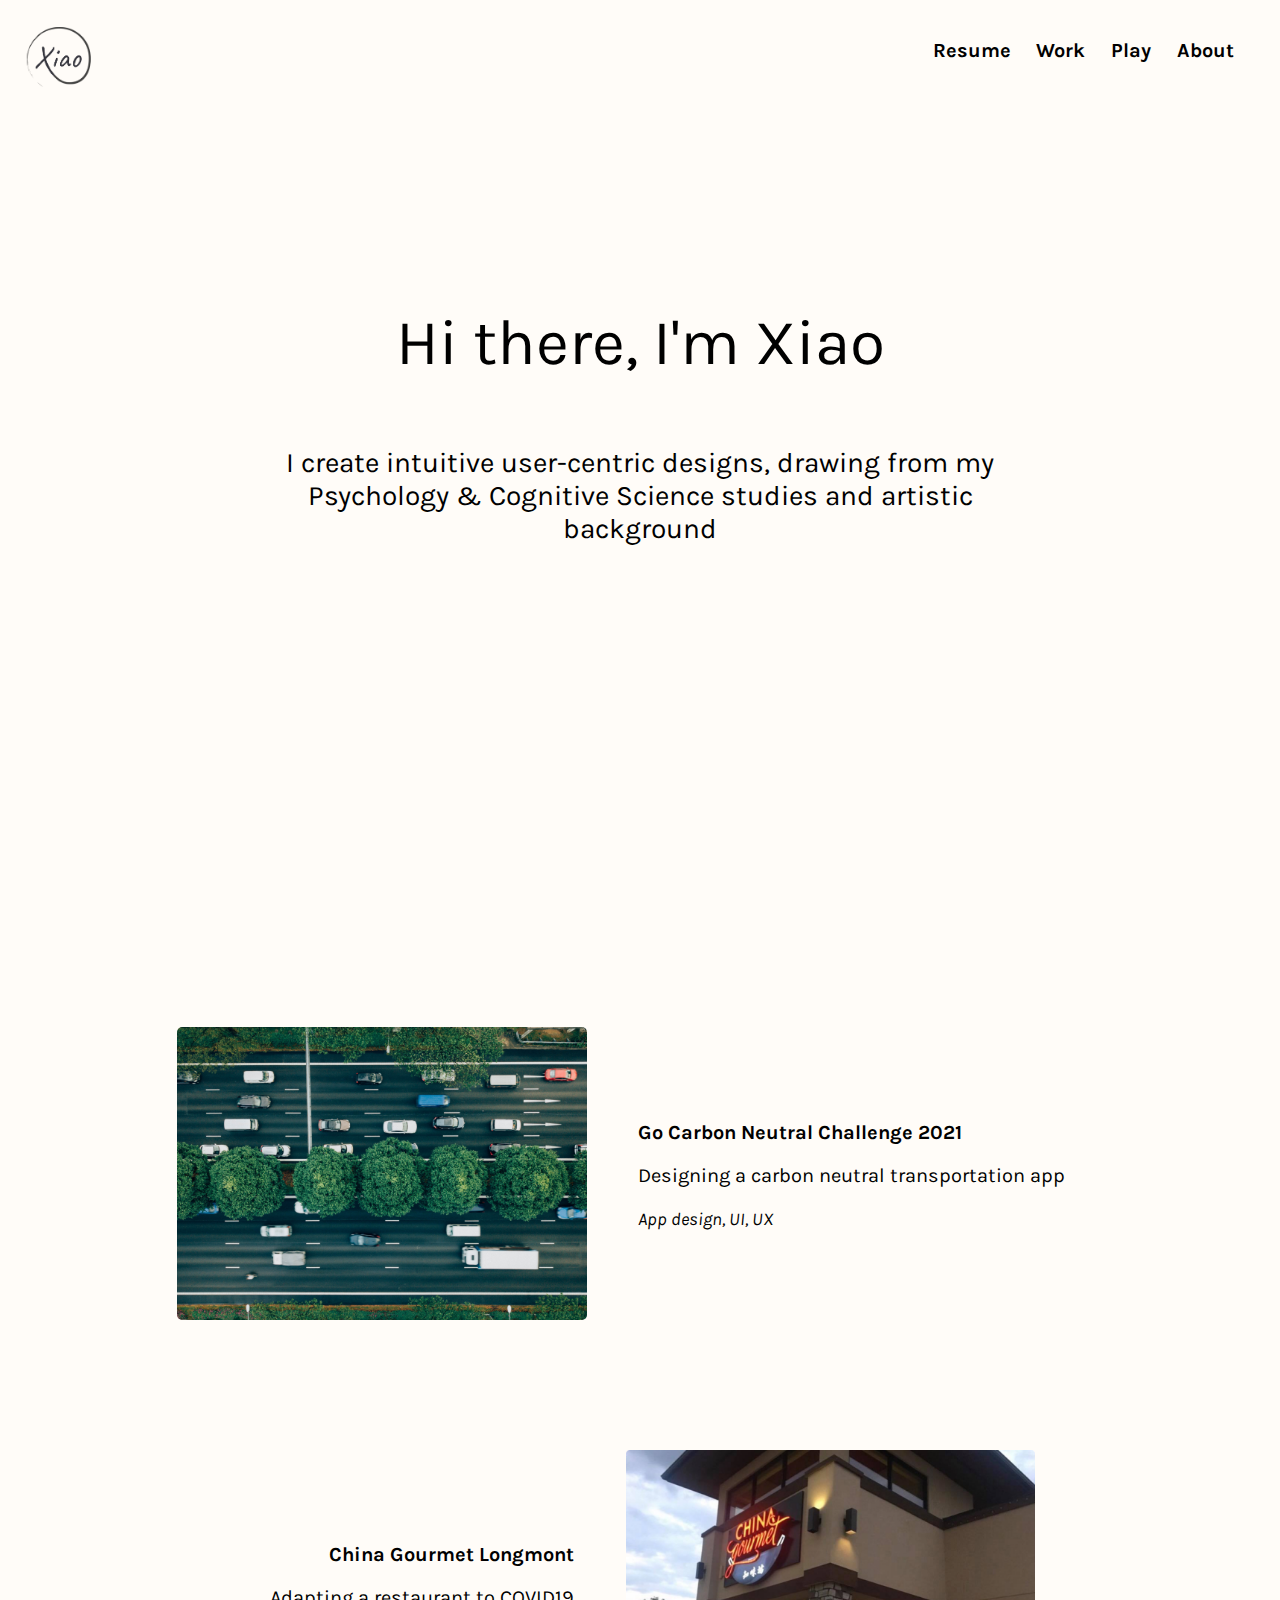
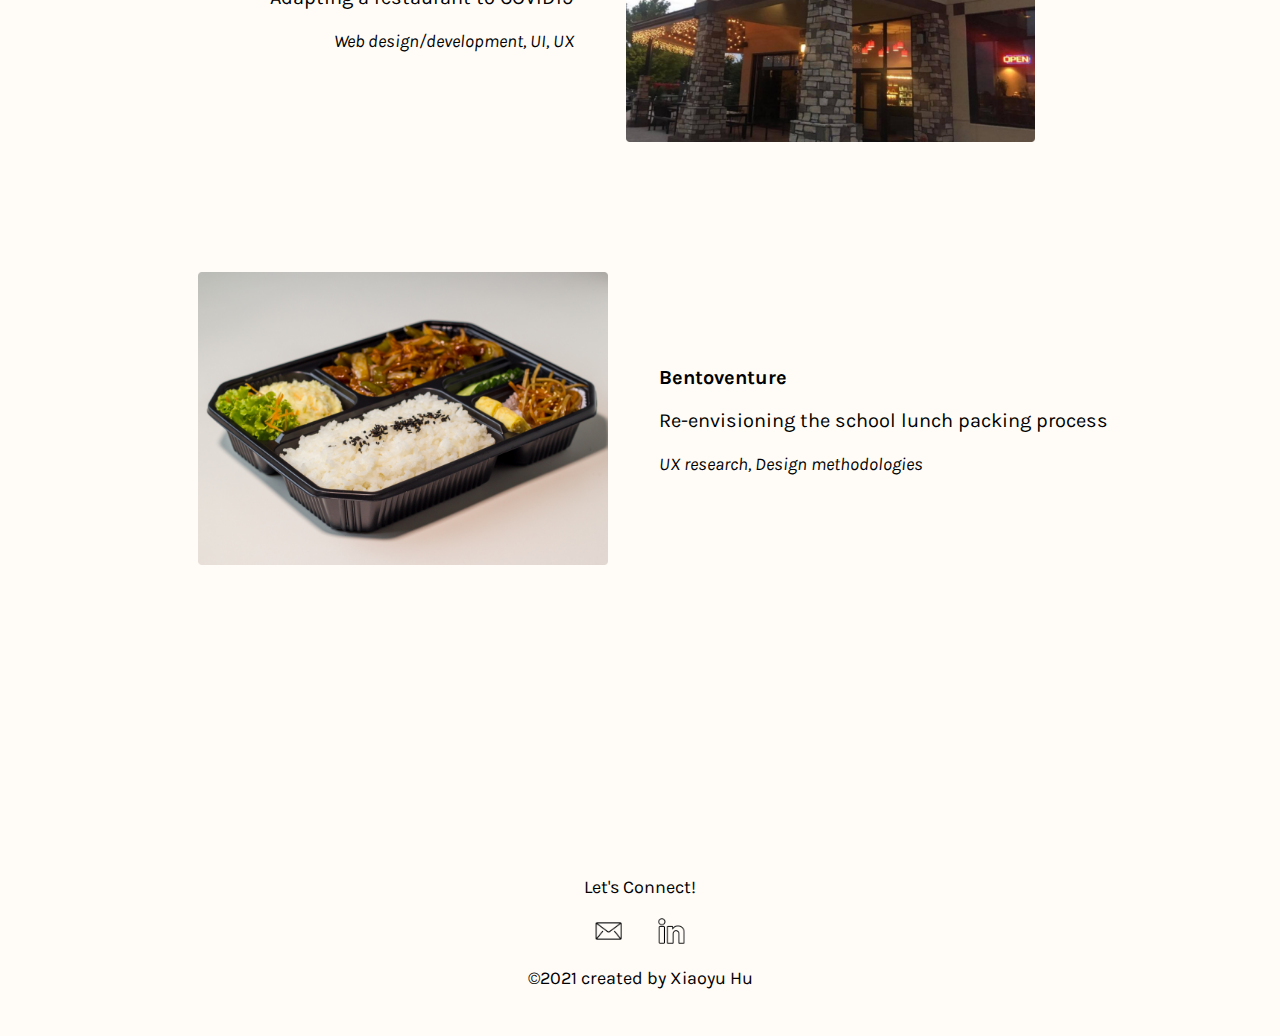
<file: index.html>
<!doctype html>

<html lang="en">
<head>
  <meta charset="utf-8">
  <meta name="viewport" content="width=device-width, initial-scale=1">

  <title>Xiaoyu Hu</title>
  <meta name="description" content="Xiao's design portfolio.">
  <meta name="author" content="Xiaoyu Hu">


  <link rel="stylesheet" href="css/index.css">

  <link rel="preconnect" href="https://fonts.googleapis.com">
  <link rel="preconnect" href="https://fonts.gstatic.com" crossorigin>
  <link href="https://fonts.googleapis.com/css2?family=Karla:ital,wght@0,400;0,700;1,400&display=swap" rel="stylesheet">
</head>

<body>
    <div id="header">
        <a href="index.html"><img class='left name' src="assets/name.png"></a>
        <div class='right'>
            <a target="_blank" rel="noopener noreferrer" href="XiaoyuHu_Resume.pdf"><h3>Resume</h3></a>
            <a href="index.html#work"><h3>Work</h3></a>
            <a href="play.html"><h3>Play</h3></a>
            <a href="about.html"><h3>About</h3></a>
        </div>
    </div>
<div class="content-wrapper">
    <div class='landing'>
        <h1>Hi there, I'm Xiao</h1>
        <h2>I create intuitive user-centric designs,
            drawing from my Psychology & Cognitive Science studies and artistic background</h2>
    </div>

    <div id='work' class='case-studies'>
        <div class='case gcn'>
            <a href="gocarbon.html"><img class='image' src="assets/gcn.png" alt='Cars on highway'></a>
            <div class='label'>
                <h3><strong>Go Carbon Neutral Challenge 2021</strong></h3>
                <h3>Designing a carbon neutral transportation app</h3>
                <p>App design, UI, UX</p>
            </div>
        </div>
        <div class='case cg'>
            <div class='label'>
                <h3><strong>China Gourmet Longmont</strong></h3>
                <h3>Adapting a restaurant to COVID19</h3>
                <p>Web design/development, UI, UX</p>
            </div>
            <a href="chinagourmet.html"><img class='image' src="assets/cg.png" alt='China gourmet longmont restaurant building'></a>
        </div>
        <div class='case bento'>
            <a href="bentoventure.html"><img class="image" src="assets/bentoventure.png" alt='Bentobox with food'></a>
            <div class='label'>
                <h3><strong>Bentoventure</strong></h3>
                <h3>Re-envisioning the school lunch packing process</h3>
                <p>UX research, Design methodologies</p>
            </div>
        </div>
    </div>
</div>
    <div id="footer">
        <div id="footer">
            <p>Let's Connect!</p>
            <div class='socials'>
                <a class='mail' href="mailto:xiaoyu.hu@berkeley.edu"><img src="assets/mail.png" alt='mail icon'></a>
                <a class='link' href="https://www.linkedin.com/in/xiaoyuhu13/"><img src="assets/linkedin.png" alt='linkedin icon'></a>
            </div>
            <p><span>&copy</span>2021 created by Xiaoyu Hu</p>
        </div>
    </div>
    
  <script src="js/scripts.js"></script>
</body>
</html>
</file>
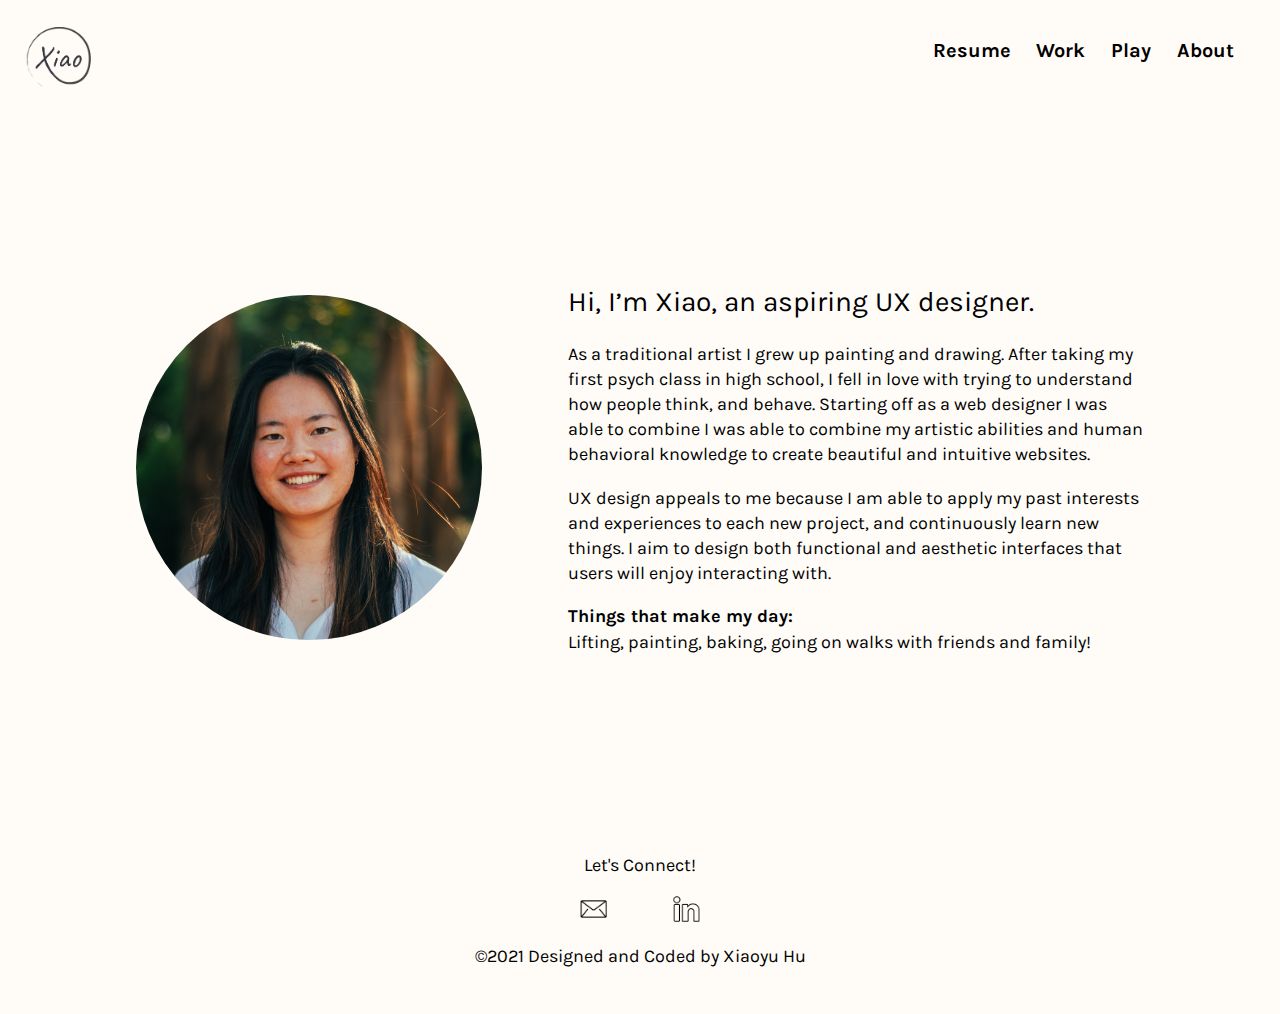
<file: about.html>
<!doctype html>

<html lang="en">
<head>
  <meta charset="utf-8">
  <meta name="viewport" content="width=device-width, initial-scale=1">

  <title>Xiaoyu Hu</title>
  <meta name="description" content="Xiao's design portfolio.">
  <meta name="author" content="Xiaoyu Hu">

  <link rel="stylesheet" href="css/index.css">
  <link rel="stylesheet" href="css/about.css">

  <link rel="preconnect" href="https://fonts.googleapis.com">
  <link rel="preconnect" href="https://fonts.gstatic.com" crossorigin>
  <link href="https://fonts.googleapis.com/css2?family=Karla:ital,wght@0,400;0,700;1,400&display=swap" rel="stylesheet">
</head>

<body>
    <div class='header-container'>
        <div id="header">
            <a href="index.html"><img class='left name' src="assets/name.png"></a>
            <div class='right'>
                <a target="_blank" rel="noopener noreferrer" href="XiaoyuHu_Resume.pdf"><h3>Resume</h3></a>
                <a href="index.html#work"><h3>Work</h3></a>
                <a href="play.html"><h3>Play</h3></a>
                <a href="about.html"><h3>About</h3></a>
            </div>
        </div>
    </div>
    
<div class="content-wrapper">
    <img class='xiao' src="assets/xiao.png">
    <div class='about'>
        <h2>Hi, I’m Xiao, an aspiring UX designer.</h2>
        <p>As a traditional artist I grew up painting and drawing. After taking my first psych class in high school, I fell in love with trying to understand how people think, and behave. Starting off as a web designer I was able to combine  I was able to combine my artistic abilities and human behavioral knowledge to create beautiful and intuitive websites.</p>
        <p>UX design appeals to me because I am able to apply my past interests and experiences to each new project, and continuously learn new things. I aim to design both functional and aesthetic interfaces that users will enjoy interacting with. </p>
        <p><strong>Things that make my day:</strong><br>
            Lifting, painting, baking, going on walks with friends and family!
            </p>
    </div>
    
</div>
    <div id="footer">
        <p>Let's Connect!</p>
        <div class='socials'>
            <a class='mail' href="mailto:xiaoyu.hu@berkeley.edu"><img src="assets/mail.png" alt='mail icon'></a>
            <a class='link' href="https://www.linkedin.com/in/xiaoyuhu13/"><img src="assets/linkedin.png" alt='linkedin icon'></a>
        </div>
        <p><span>&copy</span>2021 Designed and Coded by Xiaoyu Hu</p>
    </div>
    
  <script src="js/scripts.js"></script>
</body>
</html>
</file>
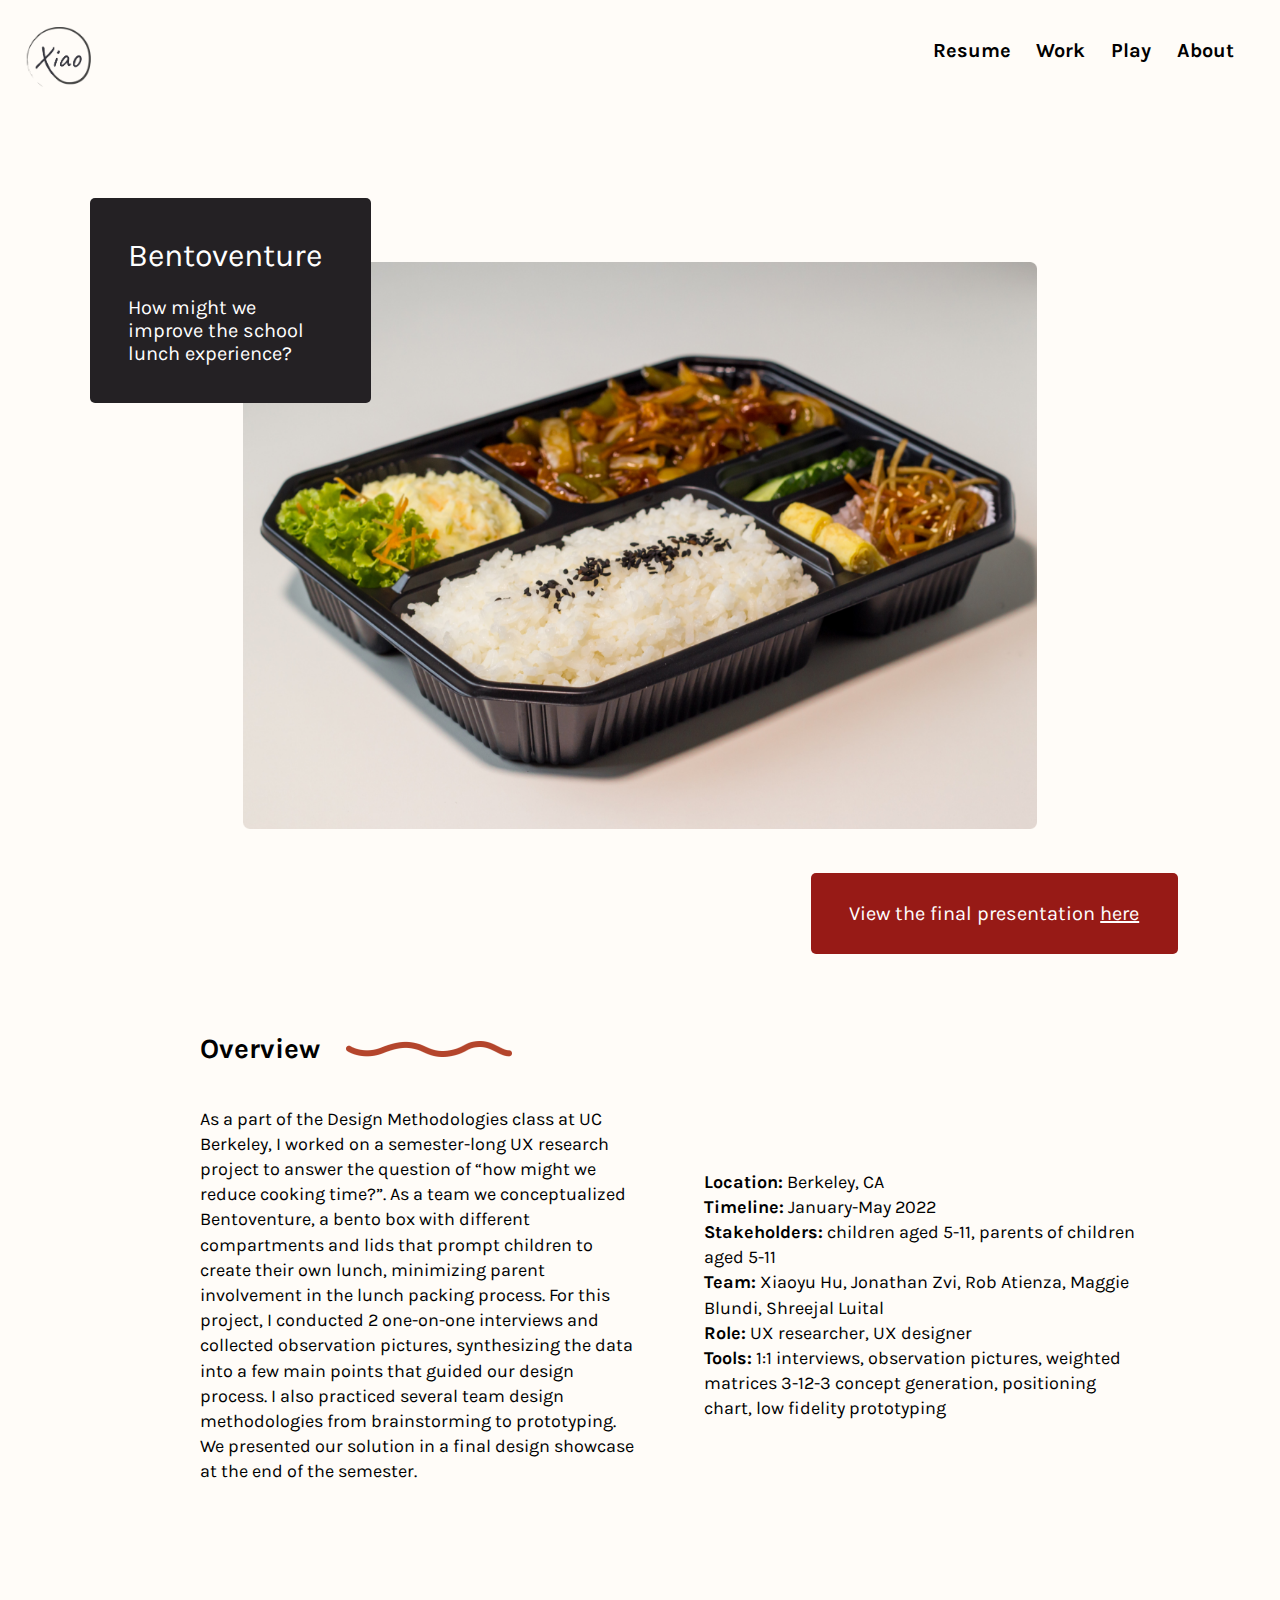
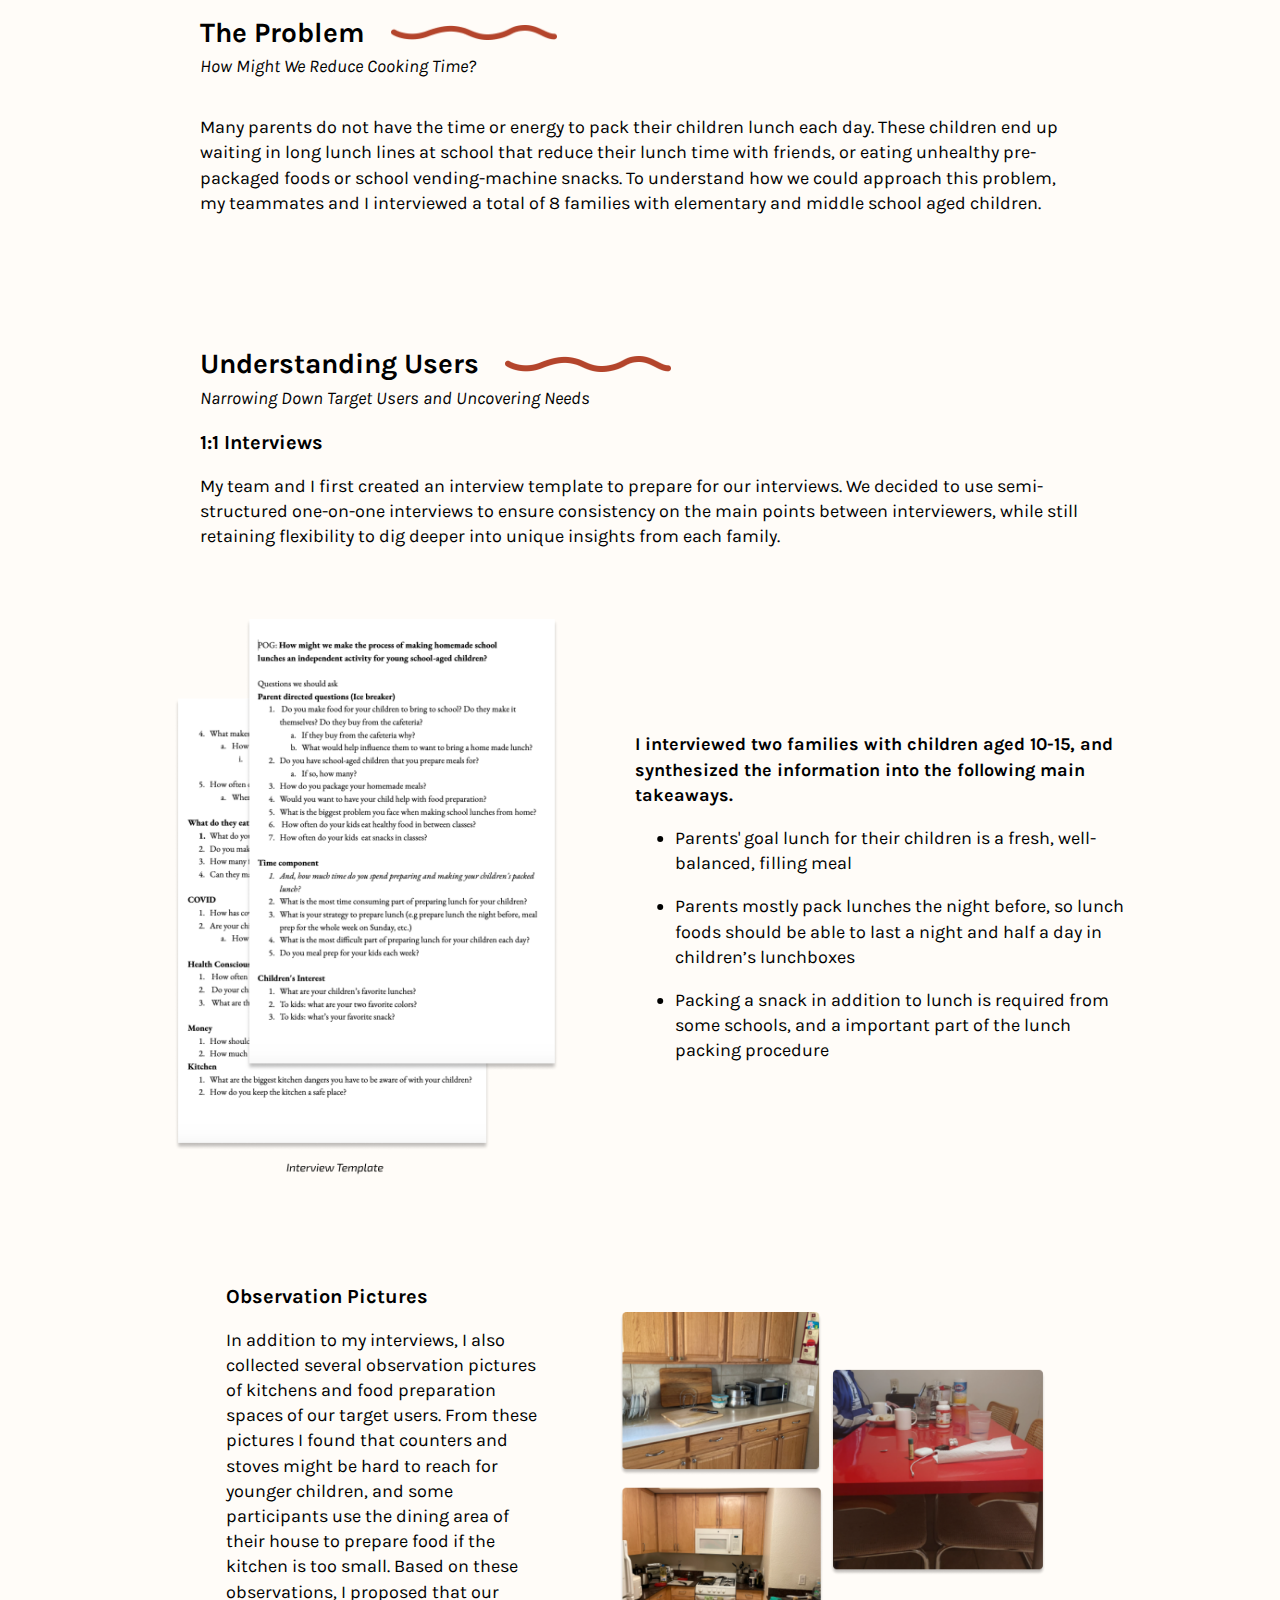
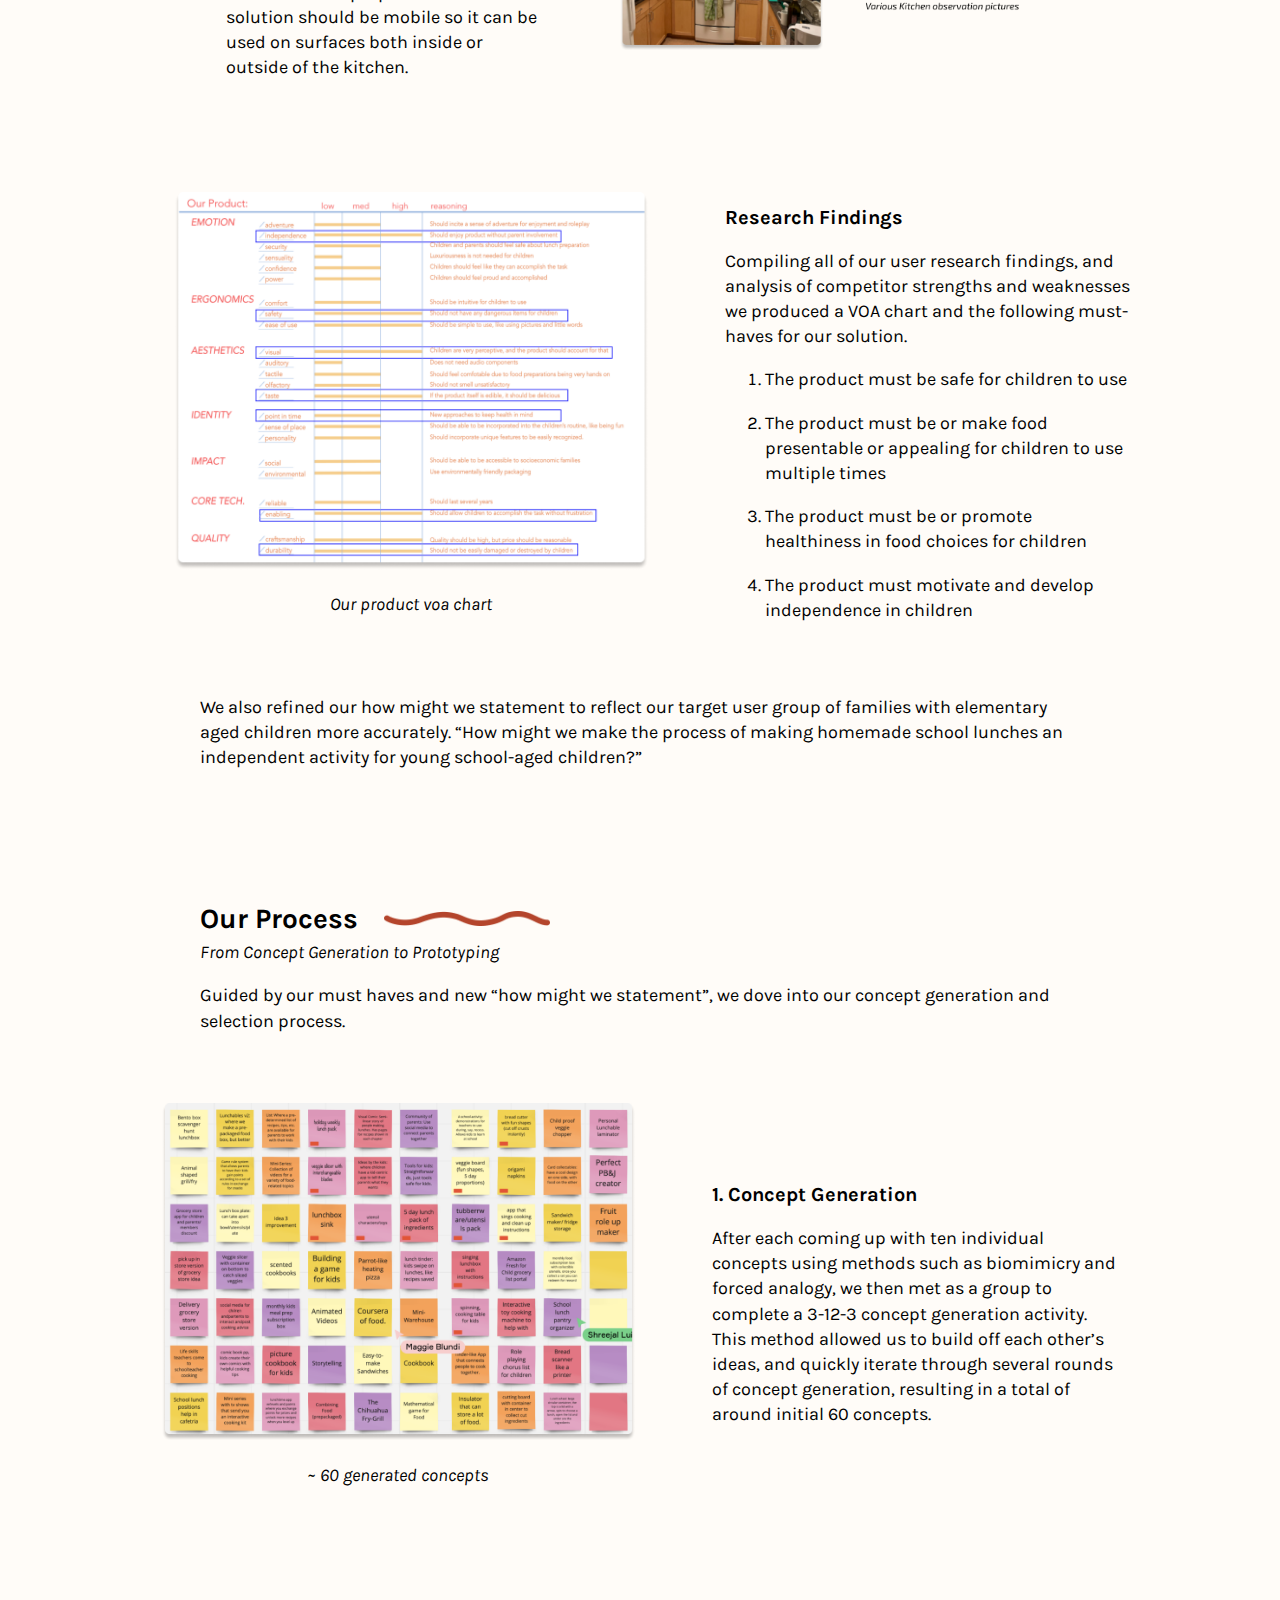
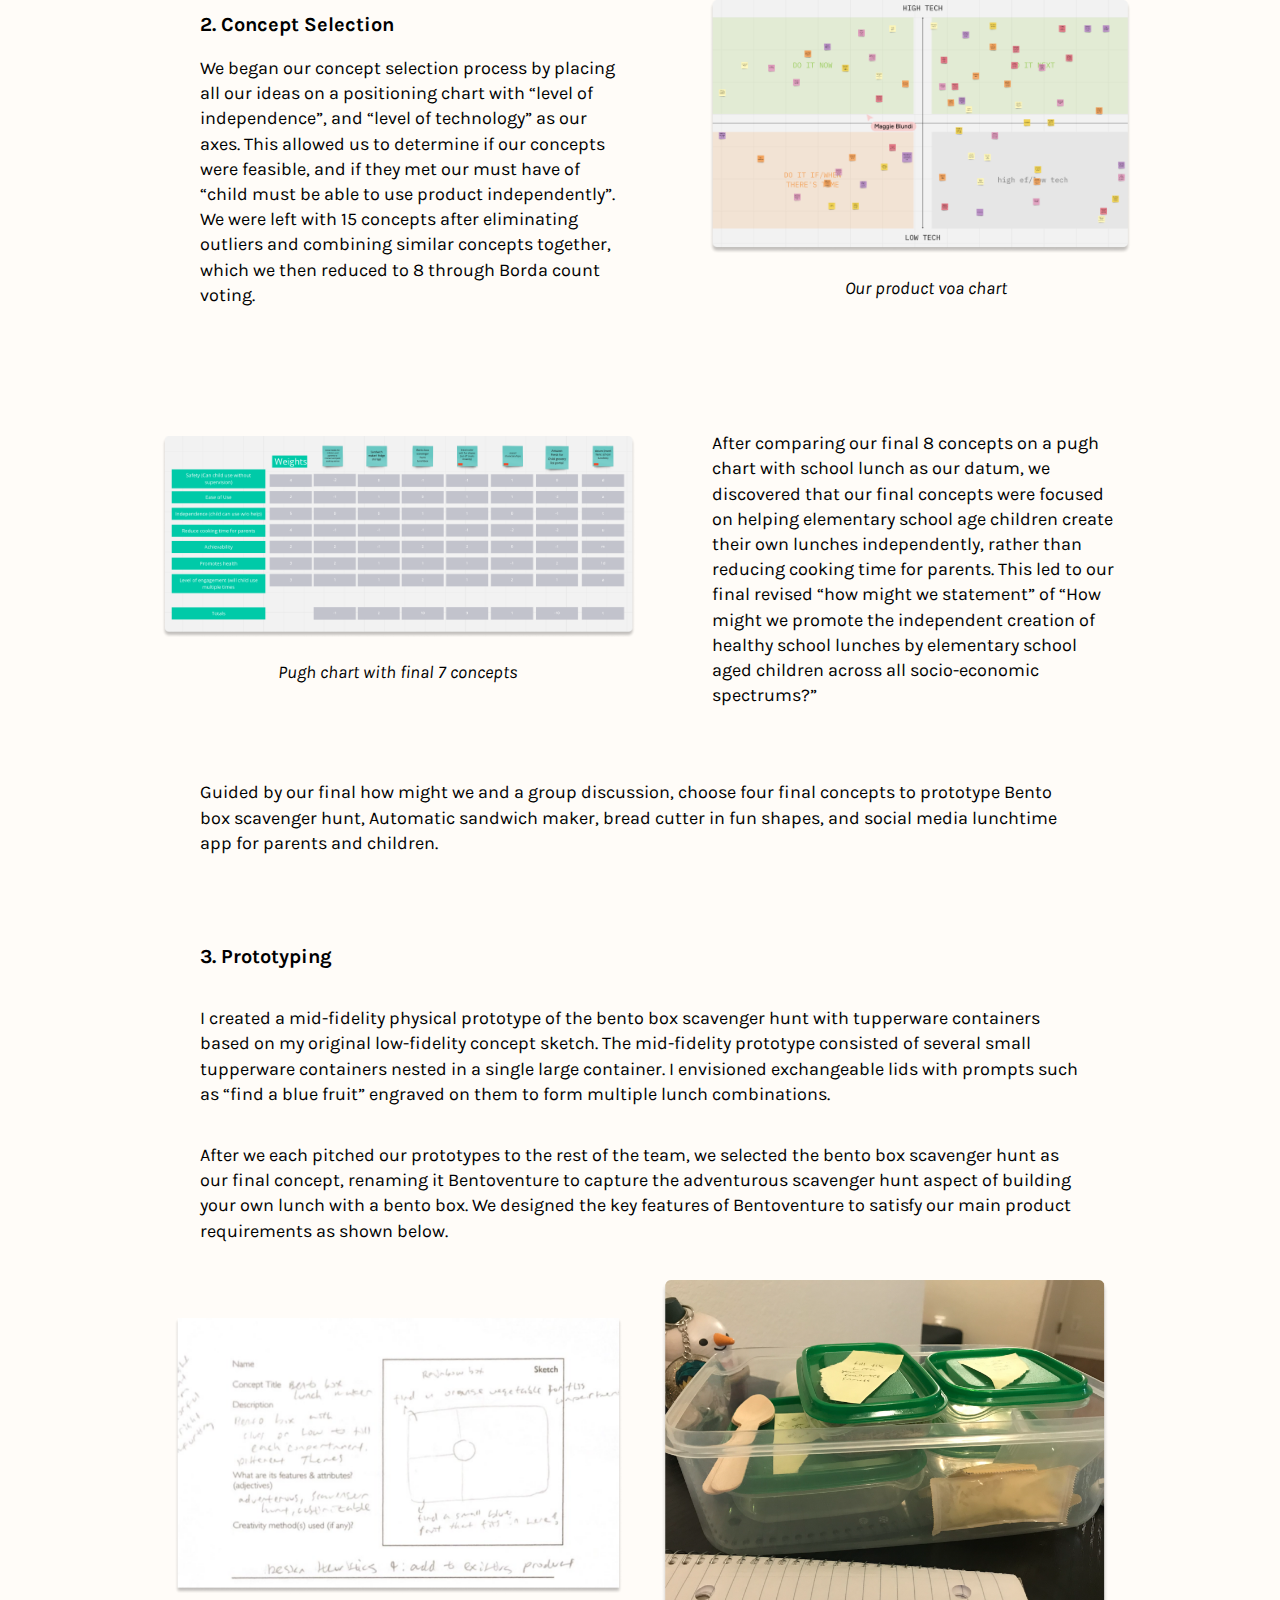
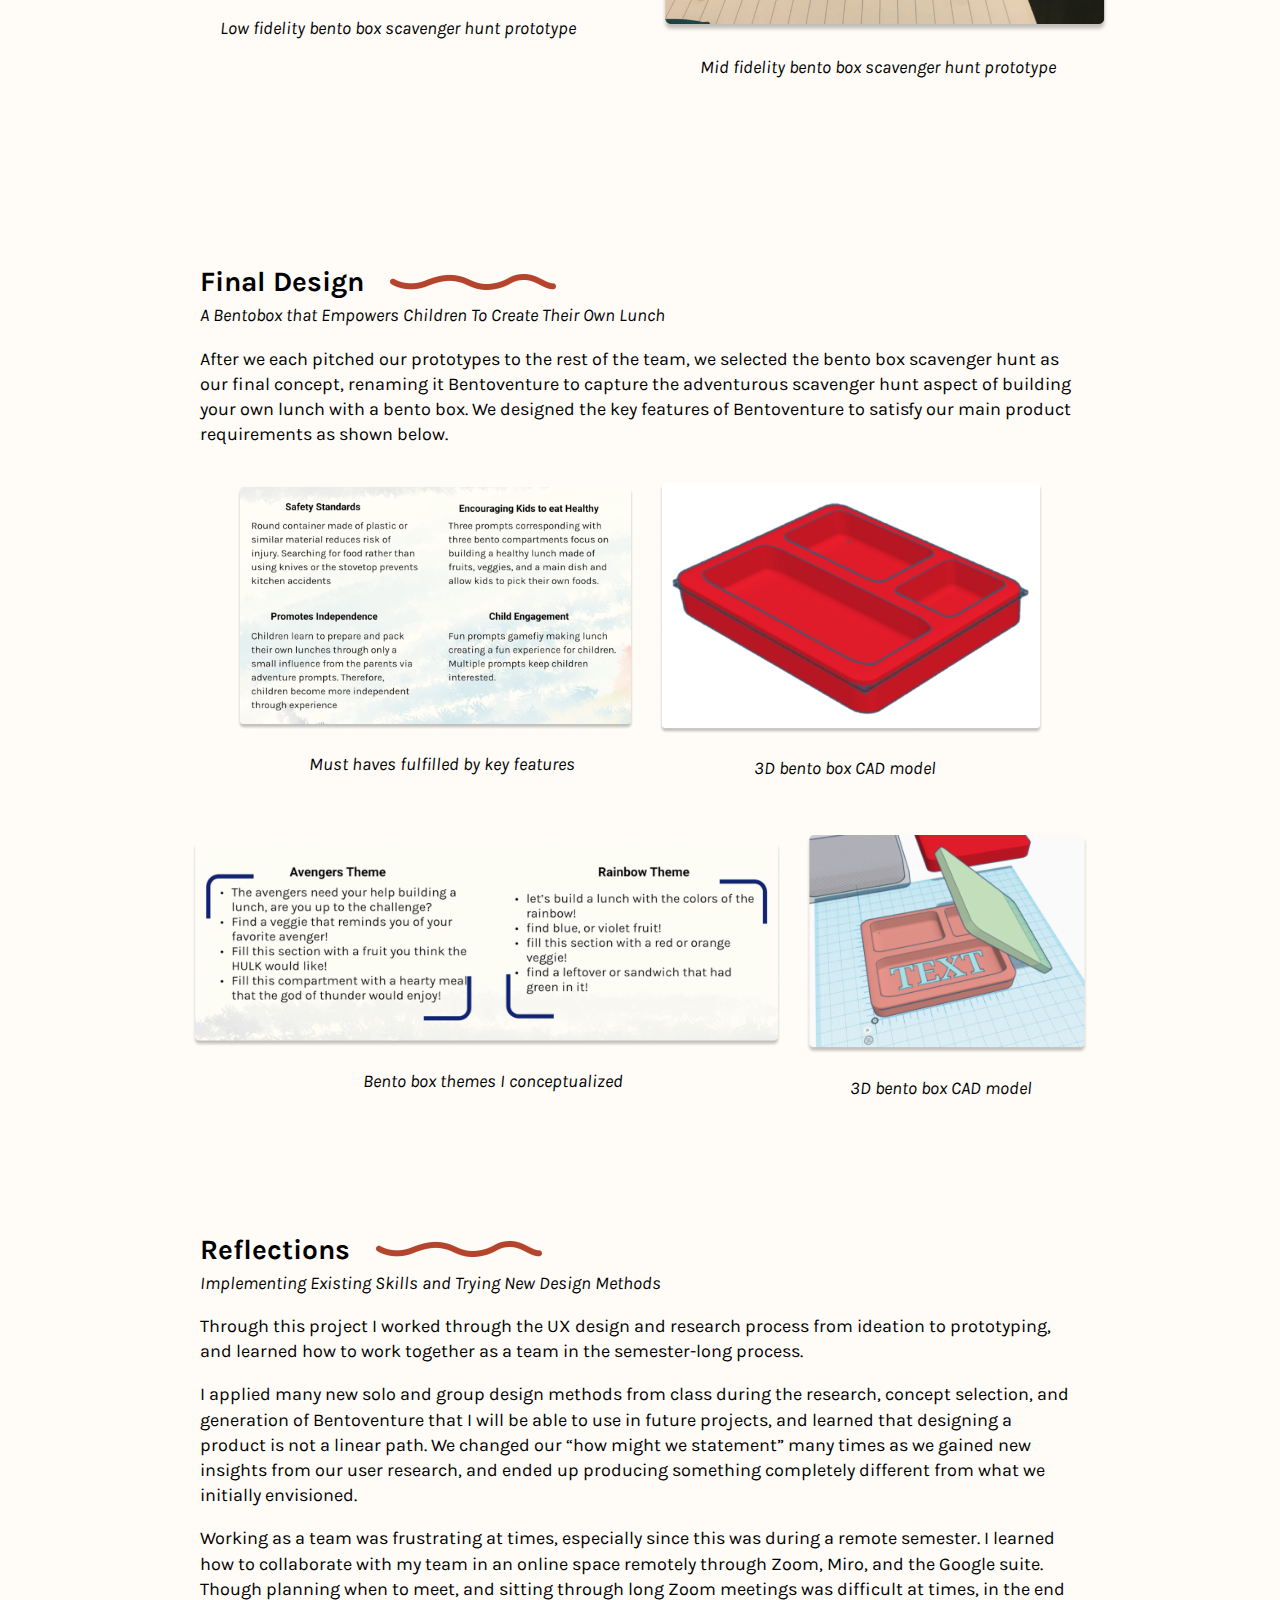
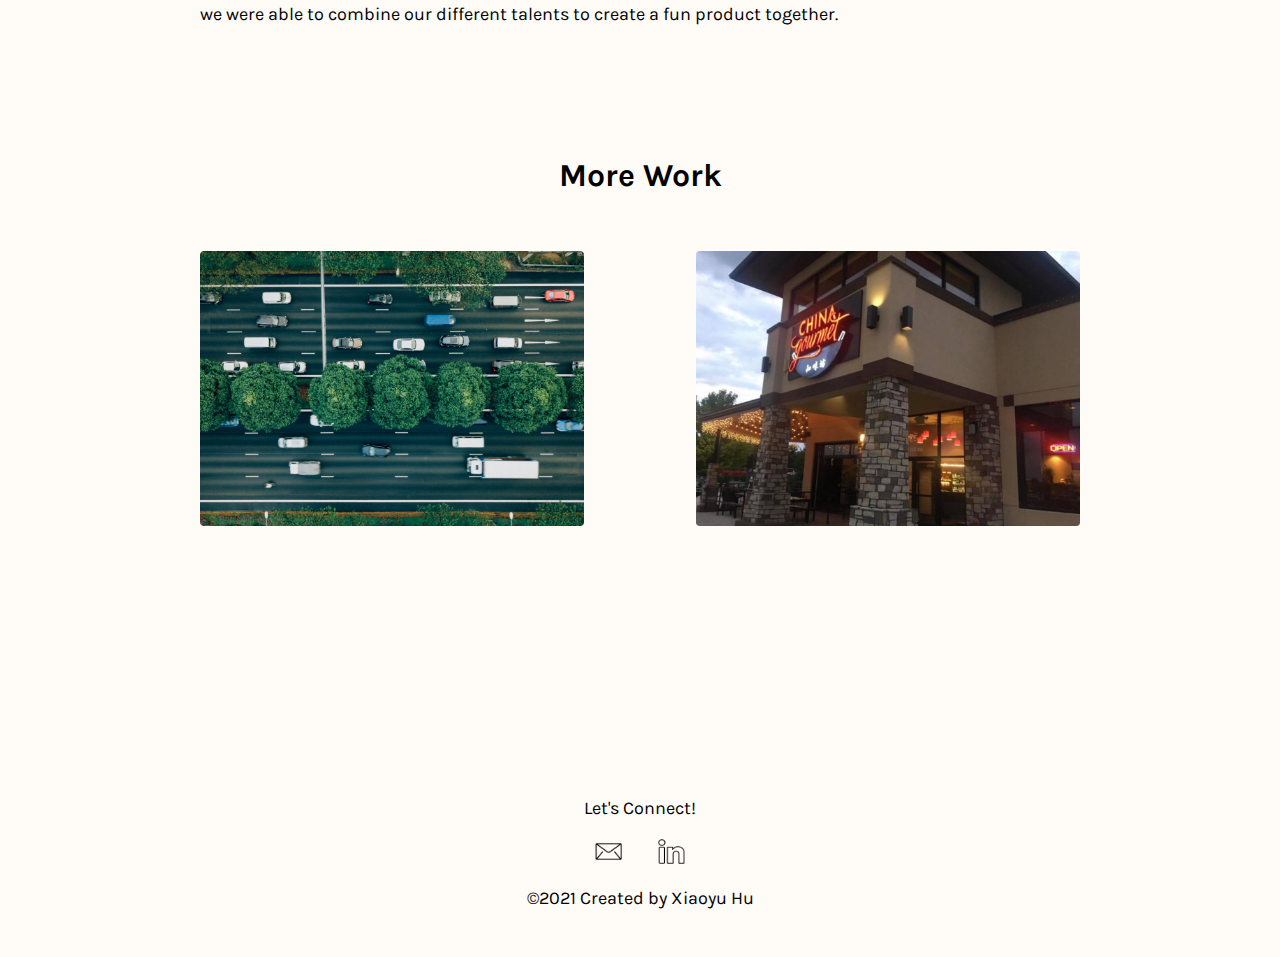
<file: bentoventure.html>
<!doctype html>

<html lang="en">
<head>
  <meta charset="utf-8">
  <meta name="viewport" content="width=device-width, initial-scale=1">

  <title>Xiaoyu Hu</title>
  <meta name="description" content="Xiao's design portfolio.">
  <meta name="author" content="Xiaoyu Hu">

  <link rel="stylesheet" href="css/index.css">
  <link rel="stylesheet" href="css/chinagourmet.css">
  <link rel="stylesheet" href="css/bentoventure.css">

  <link rel="preconnect" href="https://fonts.googleapis.com">
  <link rel="preconnect" href="https://fonts.gstatic.com" crossorigin>
  <link href="https://fonts.googleapis.com/css2?family=Karla:ital,wght@0,400;0,700;1,400&display=swap" rel="stylesheet">
</head>

<body>
    <div class='header-container'>
        <div id="header">
            <a href="index.html"><img class='left name' src="assets/name.png"></a>
            <div class='right'>
                <a target="_blank" rel="noopener noreferrer" href="XiaoyuHu_Resume.pdf"><h3>Resume</h3></a>
                <a href="index.html#work"><h3>Work</h3></a>
                <a href="play.html"><h3>Play</h3></a>
                <a href="about.html"><h3>About</h3></a>
            </div>
        </div>
    </div>
    
    <div class='mobile-nav'>
        <img id='close' src="assets/close.png">
        <div class='links'>
            <a href='index.html'>Home</a>
            <a target="_blank" rel="noopener noreferrer" href="XiaoyuHu_Resume.pdf"><h3>Resume</h3></a>
            <a href="index.html#work"><h3>Work</h3></a>
            <a href="play.html"><h3>Play</h3></a>
            <a href="about.html"><h3>About</h3></a>
        </div>
    </div>
    <div class='mobile-header'>
        <a href="index.html"><img class="name" src="assets/name.png"></a>
        <img class='hamburger' src='assets/menu.png'>
    </div>

    

<div class="content-wrapper">
    <div class='landing'>
        <div class='heading'>
            <h1>Bentoventure</h1>
            <h3>How might we improve the school lunch experience?</h3>
        </div>
        <img class='mainimage' src="assets/bentoventure.png" alt='Bento box'>
        <div class='productlink'>
            <h3>View the final presentation <a href="https://www.behance.net/gallery/118726455/Bentoventure">here</a></h3>
        </div>
    </div>

    <div class='row overview'>
        <div class='title'>
            <h2>Overview</h2>
            <img src="assets/cg-line.png" alt='squiggly red line'>
        </div>
        <div class='content'>
            <p>As a part of the Design Methodologies class at UC Berkeley, I worked on a semester-long UX research project to answer the question of “how might we reduce cooking time?”. As a team we conceptualized Bentoventure, a bento box with different compartments and lids that prompt children to create their own lunch, minimizing parent involvement in the lunch packing process. For this project, I conducted 2 one-on-one interviews and collected observation pictures, synthesizing the data into a few main points that guided our design process. I also practiced several team design methodologies from brainstorming to prototyping. We presented our solution in a final design showcase at the end of the semester. 

            </p>
            <p style="transform: translateX(5vw);">
                <strong>Location:</strong> Berkeley, CA <br>
                <strong>Timeline:</strong> January-May 2022 <br>
                <strong>Stakeholders:</strong> children aged 5-11, parents of children aged 5-11 <br>
                <strong>Team:</strong>  Xiaoyu Hu, Jonathan Zvi, Rob Atienza, 
                Maggie Blundi, Shreejal Luital <br>
                <strong>Role:</strong> UX researcher, UX designer <br>
                <strong>Tools:</strong>  1:1 interviews, observation pictures, weighted matrices
                3-12-3 concept generation, positioning chart, low fidelity prototyping  <br>
            </p>
        </div>
    </div>
    
    <div class='row problem'>
        <div class='title'>
            <h2>The Problem</h2>
            <img src="assets/cg-line.png" alt='squiggly red line'>
        </div>
        <p style="margin-top:-18px;font-style: italic;">How Might We Reduce Cooking Time?</p>
        <div class='content'>
            <p>Many parents do not have the time or energy to pack their children lunch each day. These children end up waiting in long lunch lines at school that reduce their lunch time with friends, or eating unhealthy pre-packaged foods or school vending-machine snacks. To understand how we could approach this problem, my teammates and I interviewed a total of 8 families with elementary and middle school aged children. 

            </p>
        </div>
    </div>

    <div class='row process users'>
        <div class='title'>
            <h2>Understanding Users</h2>
            <img src="assets/cg-line.png" alt='squiggly red line'>
        </div>
        <p style="margin-top:-18px;font-style: italic;">Narrowing Down Target Users and Uncovering Needs</p>
        <div class='content'>
            <h3>1:1 Interviews</h3>
            <p>
                My team and I first created an interview template to prepare for our interviews. We decided to use semi-structured one-on-one interviews to ensure consistency on the main points between interviewers, while still retaining flexibility to dig deeper into unique insights from each family. 

            </p>
            <div style='transform:translateX(4vw);' class='section one'>
                <img style='width:30vw !important' class='process1' src="assets/interview.png">
                <div>
                    <p><strong>I interviewed two families with children aged 10-15, and synthesized the information into the following main takeaways.</strong></p>
                    <ul>
                        <li><p>Parents' goal lunch for their children is a fresh, well-balanced, filling meal</p></li>
                        <li><p>Parents mostly pack lunches the night before, so lunch foods should be able to last a night and half a day in children’s lunchboxes</p></li>
                        <li><p>Packing a snack in addition to lunch is required from some schools, and a important part of the lunch packing procedure</p>
                        </li>
                    </ul>
                </div>
            </div>
            <div  style='transform:translateX(2vw);' class='section two'>
                <div class='left'>
                    <h3>Observation Pictures</h3>
                    <p>
                        In addition to my interviews, I also collected several observation pictures of kitchens and food preparation spaces of our target users. From these pictures I found that counters and stoves might be hard to reach for younger children, and some participants use the dining area of their house to prepare food if the kitchen is too small. Based on these observations, I proposed that our solution should be mobile so it can be used on surfaces both inside or outside of the kitchen. 

                    </p>
                </div>
                <img style='width:44vw !important; transform:translateX(6vw);' class= "process2" src="assets/obspics.png">
            </div>
            <div  style='transform:translateX(4vw);'class='section three'>
                <div class='bento-image'>
                    <img class='process3' src="assets/voachart.png">
                    <p style="margin-right:12vw;">Our product voa chart</p>
                </div>
                <div class='left'>
                    <h3>Research Findings</h3>
                    <p> 
                        Compiling all of our user research findings, and analysis of competitor strengths and weaknesses we produced a VOA chart and the following must-haves for our solution. 
                    </p>
                    <ol>
                        <li><p>The product must be safe for children to use</p></li>
                        <li><p>The product must be or make food presentable or appealing for children to use multiple times</p></li>
                        <li><p>The product must be or promote healthiness in food choices for children</p></li>
                        <li><p>The product must motivate and develop independence in children</p></li>
                    </ol>
                </div>
            </div>
            <p>We also refined our how might we statement to reflect our target user group of families with elementary aged children more accurately.  “How might we make the process of making homemade school lunches an independent activity for young school-aged children?”</p>
        </div>
    </div>




    <div class='row process'>
        <div class='title'>
            <h2>Our Process</h2>
            <img src="assets/cg-line.png" alt='squiggly red line'>
        </div>
        <p style="margin-top:-18px;font-style: italic;">From Concept Generation to Prototyping</p>
        <div class='content'>
            <p>Guided by our must haves and new “how might we statement”, we dove into our concept generation and selection process. 
            </p>
            <div style='transform:translateX(3vw);' class='section one'>
                <div class='bento-image'>
                    <img class='process1' src="assets/concepts.png">
                    <p style="margin-right:12vw;">~ 60 generated concepts</p>
                </div>
                <div>
                    <h3>1. Concept Generation</h3>
                    <p>
                        After each coming up with ten individual concepts using methods such as biomimicry and forced analogy, we then met as a group to complete a 3-12-3 concept generation activity. This method allowed us to build off each other’s ideas, and quickly iterate through several rounds of concept generation, resulting in a total of around initial 60 concepts. 

                    </p>
                </div>
            </div>
            <div class='section two'>
                <div class='left'>
                    <h3>2. Concept Selection</h3>
                    <p style="margin-right:3vw;">
                        We began our concept selection process by placing all our ideas on a positioning chart with “level of independence”, and “level of technology” as our axes. This allowed us to determine if our concepts were feasible, and if they met our must have of “child must be able to use product independently”. We were left with 15 concepts after eliminating outliers and combining similar concepts together, which we then reduced to 8 through Borda count voting. 

                    </p>
                </div>
                <div class='bento-image'>
                    <img class='process2' src="assets/positionchart.png">
                    <p style="margin-left:9vw;">Our product voa chart</p>
                </div>
            </div>
            <div style='transform:translateX(3vw);' class='section three'>
                <div class='bento-image'>
                    <img class='process3' src="assets/bentopugh.png">
                    <p style="margin-right:12vw;">Pugh chart with final 7 concepts</p>
                </div>
                <div class='left'>
                    <p>
                        After comparing our final 8 concepts on a pugh chart with school lunch as our datum, we discovered that our final concepts were focused on helping elementary school age children create their own lunches independently, rather than reducing cooking time for parents. This led to our final revised “how might we statement” of “How might we promote the independent creation of healthy school lunches by elementary school aged children across all socio-economic spectrums?”

                    </p>
                </div>
            </div>
            <p>Guided by our final how might we and a group discussion, choose four final concepts to prototype Bento box scavenger hunt, Automatic sandwich maker, bread cutter in fun shapes, and social media lunchtime app for parents and children.</p>
            <div class='section four'>
                <h3>3. Prototyping</h3>
                <p>
                    I created a mid-fidelity physical prototype of the bento box scavenger hunt with tupperware containers based on my original low-fidelity concept sketch. The mid-fidelity prototype consisted of several small tupperware containers nested in a single large container. I envisioned exchangeable lids with prompts such as “find a blue fruit” engraved on them to form multiple lunch combinations. 

                </p>
                <p>After we each pitched our prototypes to the rest of the team, we selected the bento box scavenger hunt as our final concept, renaming it Bentoventure to capture the adventurous scavenger hunt aspect of building your own lunch with a bento box. We designed the key features of Bentoventure to satisfy our main product requirements as shown below. 
                </p>
                <div class='images'>
                    <div class='bento-image'>
                        <img class='proto1' src="assets/proto1.png">
                        <p style="margin-right:4vw;">Low fidelity bento box scavenger hunt prototype</p>
                    </div>
                    <div class='bento-image'>
                        <img class='proto2' src="assets/proto2.png">
                        <p style="margin-left:1vw;">Mid fidelity bento box scavenger hunt prototype</p>
                    </div>
                </div>
            </div>
        </div>
    </div>




    <div class='row finaldesign'>
        <div class='title'>
            <h2>Final Design</h2>
            <img src="assets/cg-line.png" alt='squiggly red line'>
        </div>
        <p style="margin-top:-18px;font-style: italic;">A Bentobox that Empowers Children To Create Their Own Lunch</p>
        <div class='content'>
            <p>
                After we each pitched our prototypes to the rest of the team, we selected the bento box scavenger hunt as our final concept, renaming it Bentoventure to capture the adventurous scavenger hunt aspect of building your own lunch with a bento box. We designed the key features of Bentoventure to satisfy our main product requirements as shown below. 
            </p>
            <div class='section one'>
                <div class='bento-image'>
                    <img style='width:31vw !important; margin-right:1vw;' src="assets/bentofinal1.png">
                    <p>Must haves fulfilled by key features</p>
                </div>
                <div class='bento-image'>
                    <img style='width:30vw !important; margin-left:1vw;' src="assets/bentofinal2.png">
                    <p>3D bento box CAD model</p>
                </div>
            </div>
            <div class='section two'>
                <div class='bento-image'>
                    <img style='width:46vw !important; margin-right:1vw;' src="assets/bentofinal3.png">
                    <p>Bento box themes I conceptualized</p>
                </div>
                <div class='bento-image'>
                    <img style='width:22vw !important; margin-left:1vw;'src="assets/bentofinal4.png">
                    <p>3D bento box CAD model</p>
                </div>
            </div>
        </div>
    </div>




    <div class='row reflections'>
        <div class='title'>
            <h2>Reflections</h2>
            <img src="assets/cg-line.png" alt='squiggly red line'>
        </div>
        <p style="margin-top:-18px;font-style: italic;">Implementing Existing Skills and Trying New Design Methods</p>
        <div class='content'>
            <p>Through this project I worked through the UX design and research process from ideation to prototyping, and learned how to work together as a team in the semester-long process.
            </p>
            <p>I applied many new solo and group design methods from class during the research, concept selection, and generation of Bentoventure that I will be able to use in future projects, and learned that designing a product is not a linear path. We changed our “how might we statement” many times as we gained new insights from our user research, and ended up producing something completely different from what we initially envisioned. 

            </p>
            <p>Working as a team was frustrating at times, especially since this was during a remote semester. I learned how to collaborate with my team in an online space remotely through Zoom, Miro, and the Google suite. Though planning when to meet, and sitting through long Zoom meetings was difficult at times, in the end we were able to combine our different talents to create a fun product together. 
            </p>
        </div>

    </div>



    
    <div class='row morework'>
        <h1> More Work</h1>
    <div class='content'>  
        <div class='cs1'>
            <a href="gocarbon.html"><div class='overlay1'> 
                <h3 style="opacity: 100%;">Go Carbon Neutral Challenge 2021</h3>   
            </div></a>
            <img style="border-radius: 3px; height:90%" class='gcn' src="assets/gcn.png">
        </div>
        <div class='cs2'> 
            <a href="chinagourmet.html"><div class='overlay2'>
                <h3>China Gourmet Longmont</h3>
            </div></a>
            <img class='bento' src="assets/cg.png">
        </div>
    </div>
    </div>
</div>


    <div id="footer">
        <div id="footer">
            <p>Let's Connect!</p>
            <div class='socials'>
                <a class='mail' href="mailto:xiaoyu.hu@berkeley.edu"><img src="assets/mail.png" alt='mail icon'></a>
                <a class='link' href="https://www.linkedin.com/in/xiaoyuhu13/"><img src="assets/linkedin.png" alt='linkedin icon'></a>
            </div>
            <p><span>&copy</span>2021 Created by Xiaoyu Hu</p>
        </div>
    </div>
    
  <script src="js/scripts.js"></script>
</body>
</html>
</file>
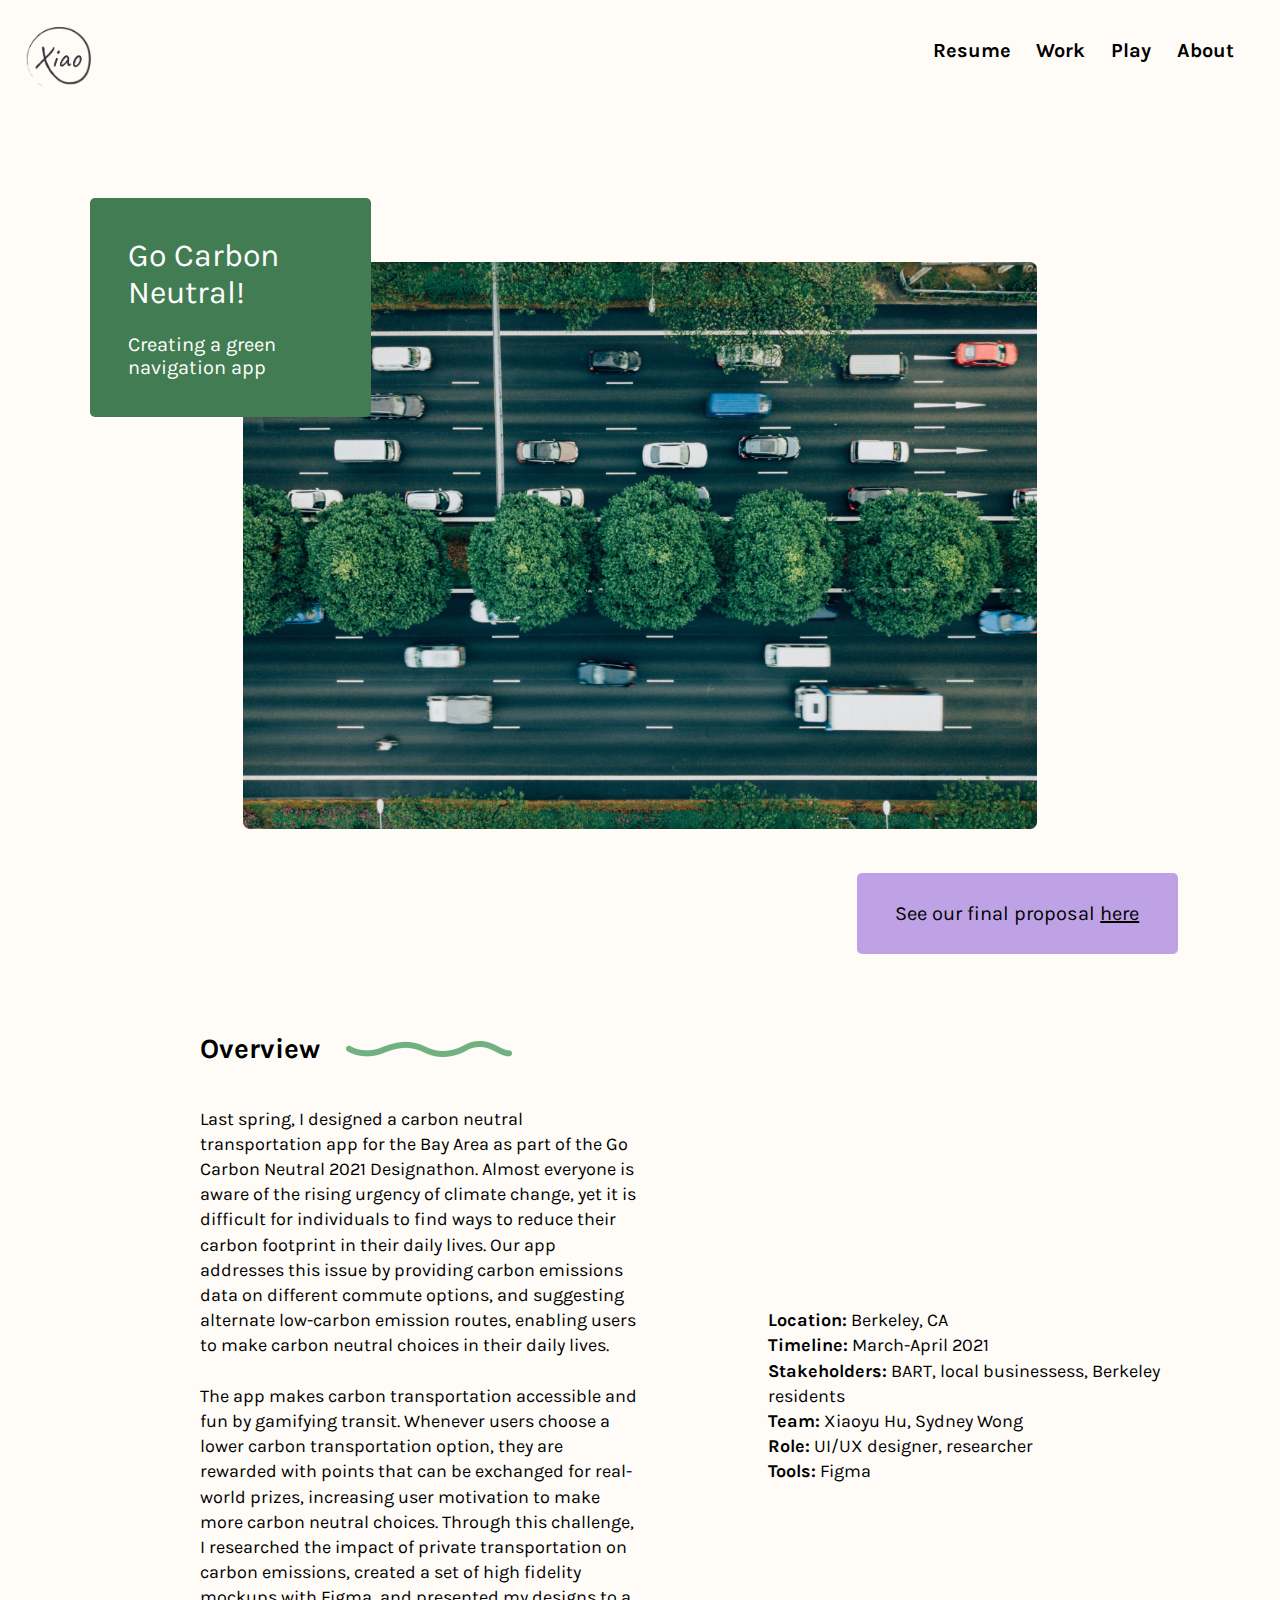
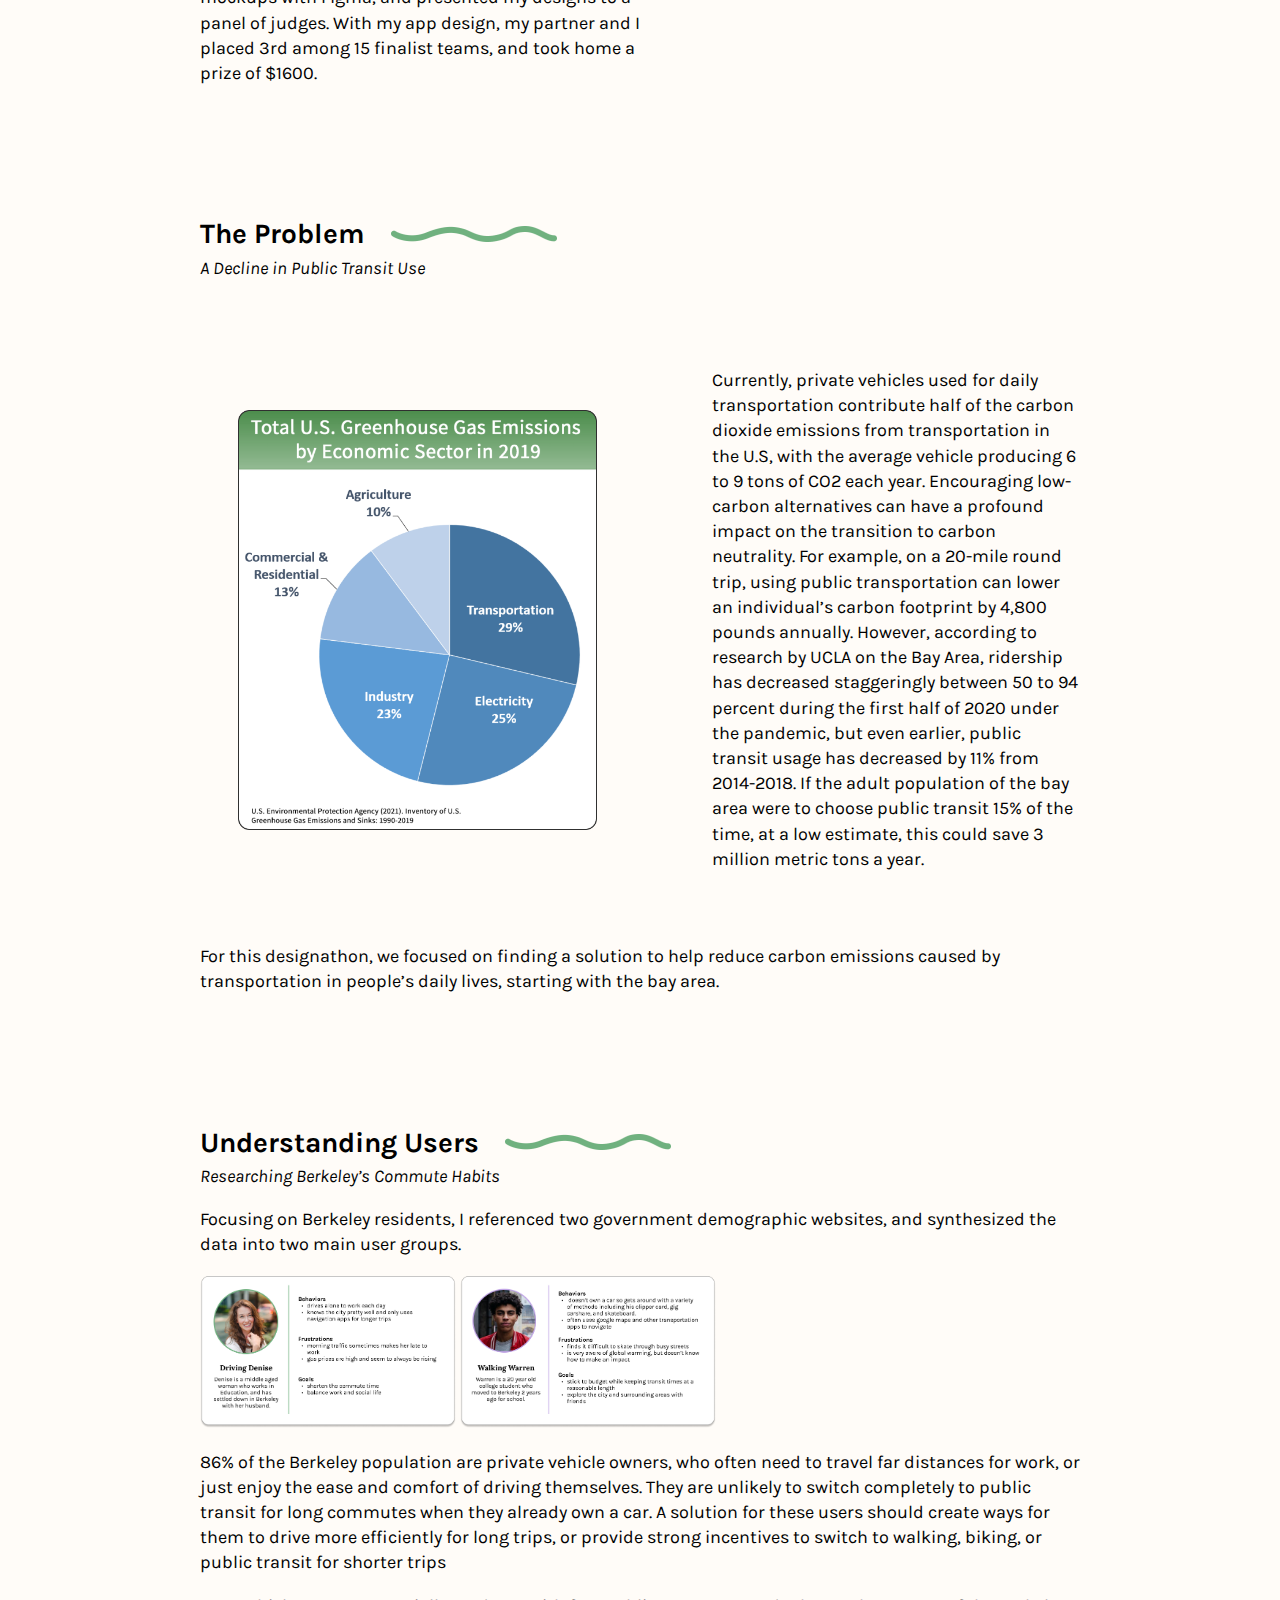
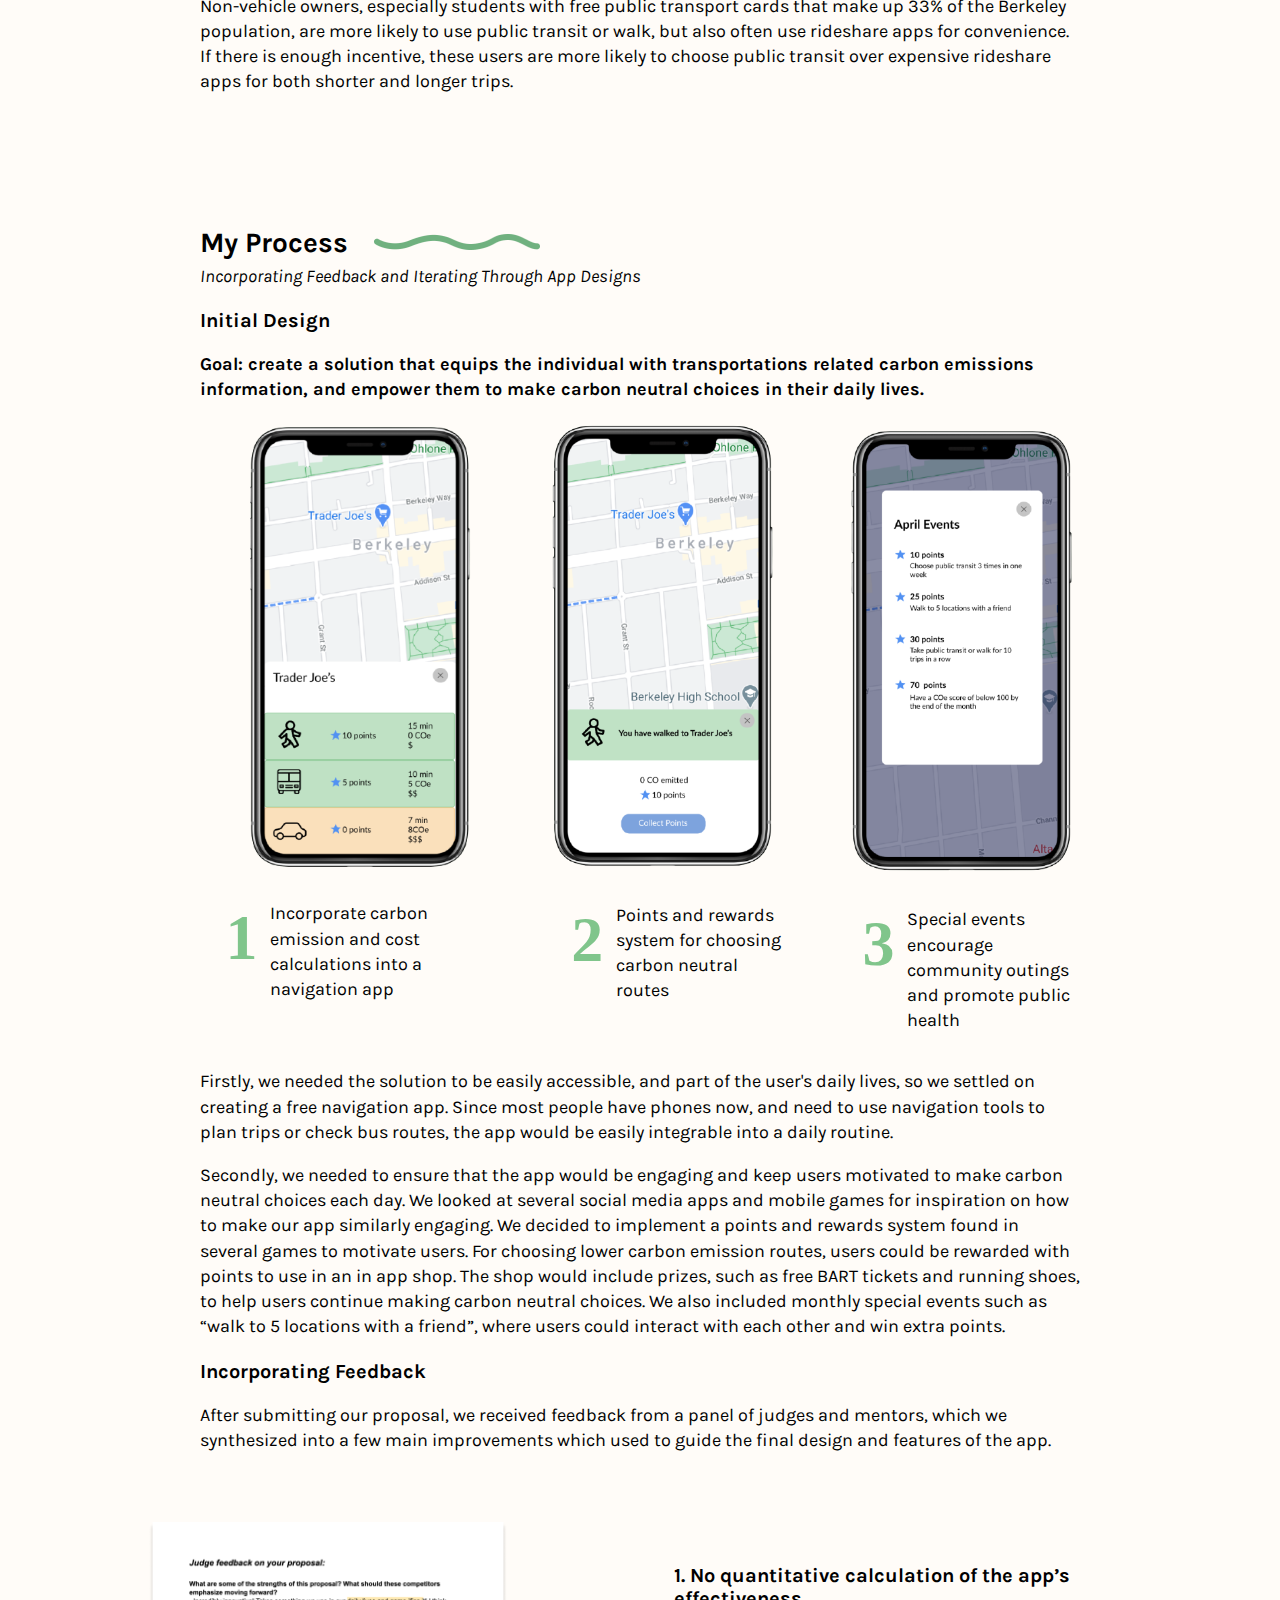
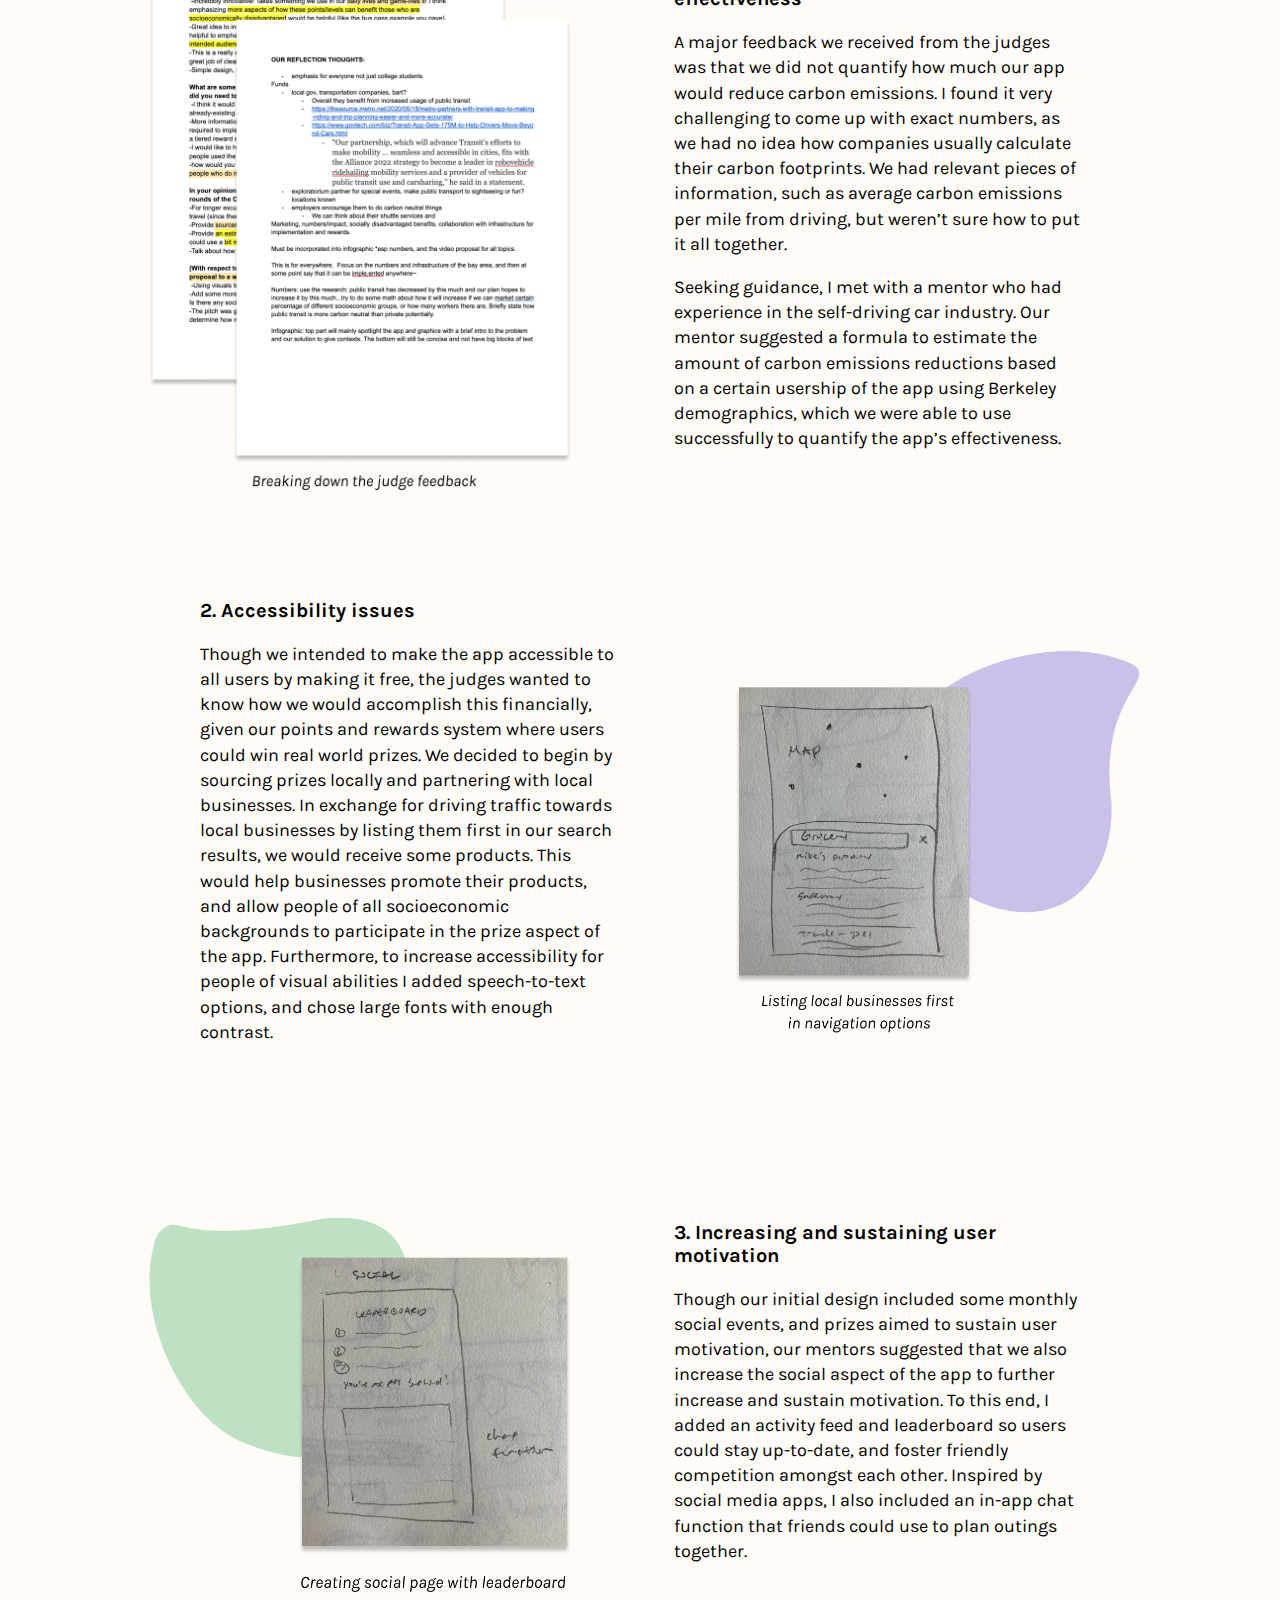
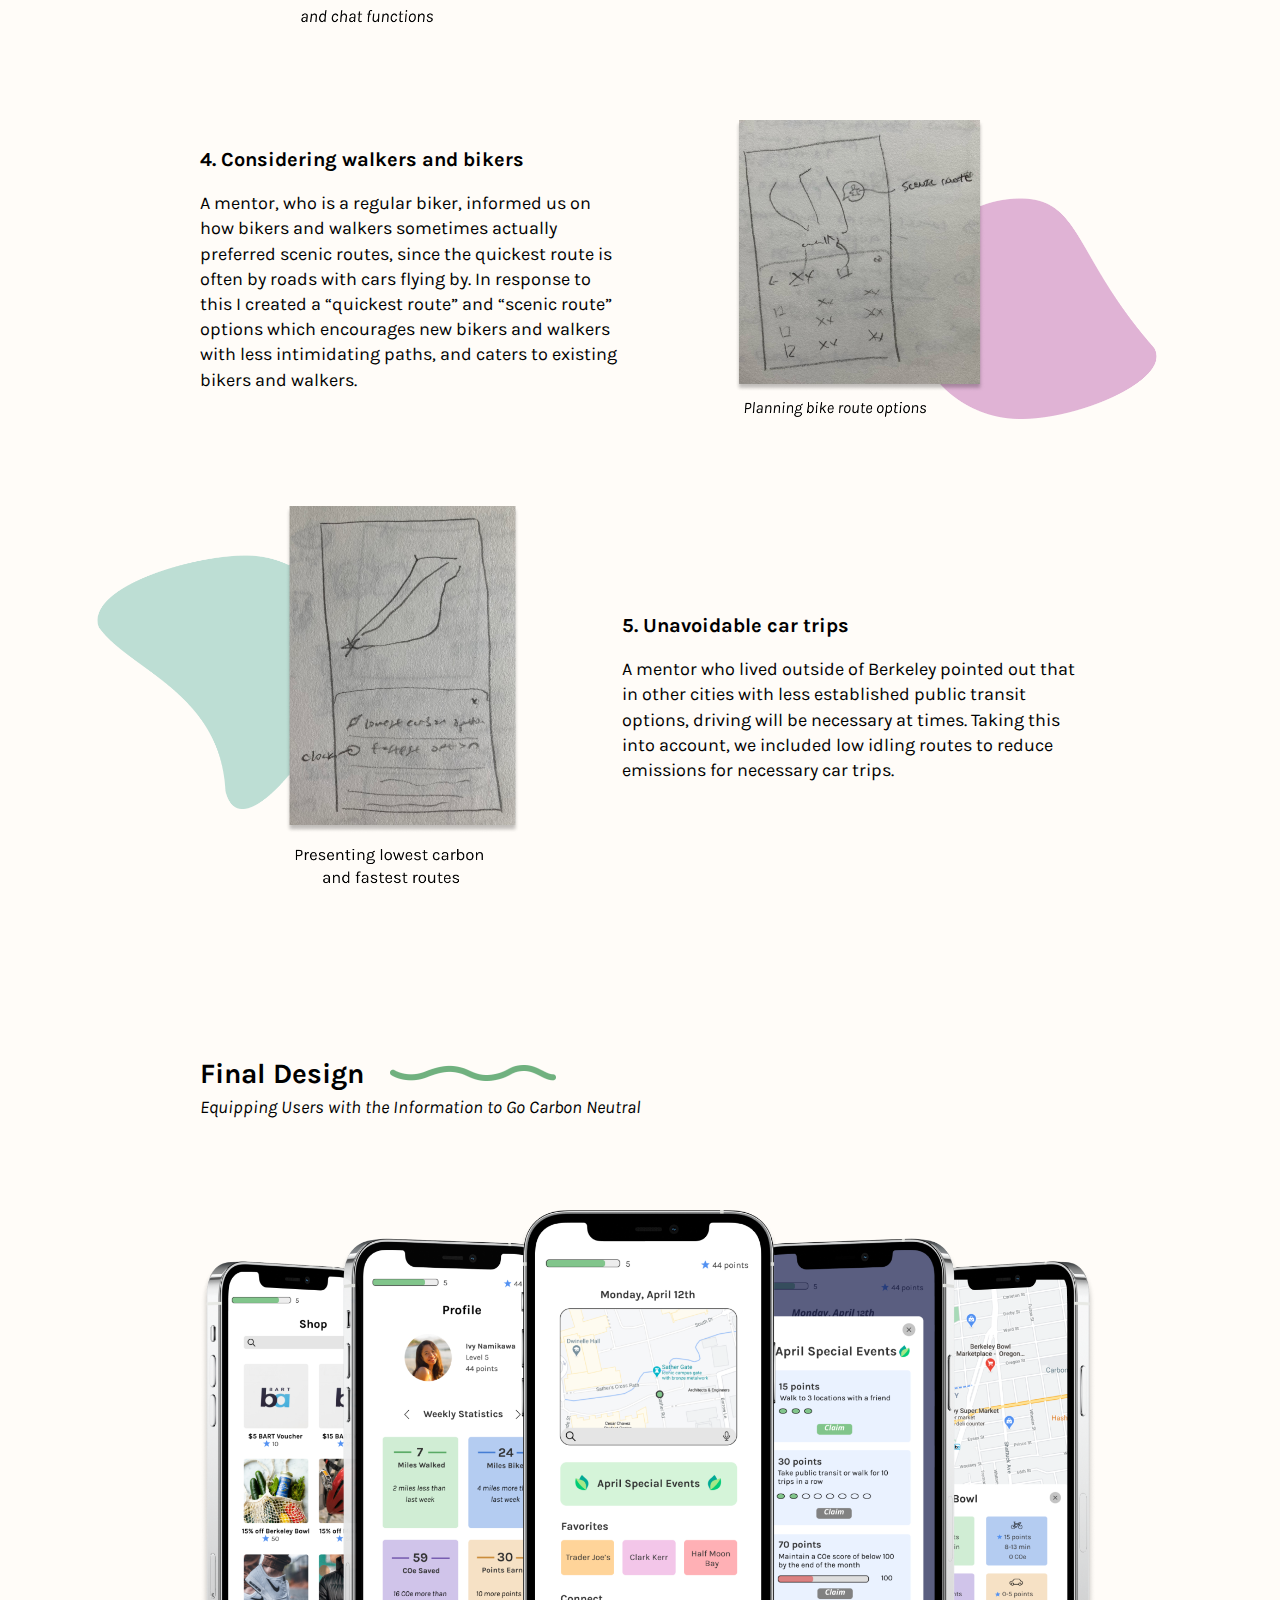
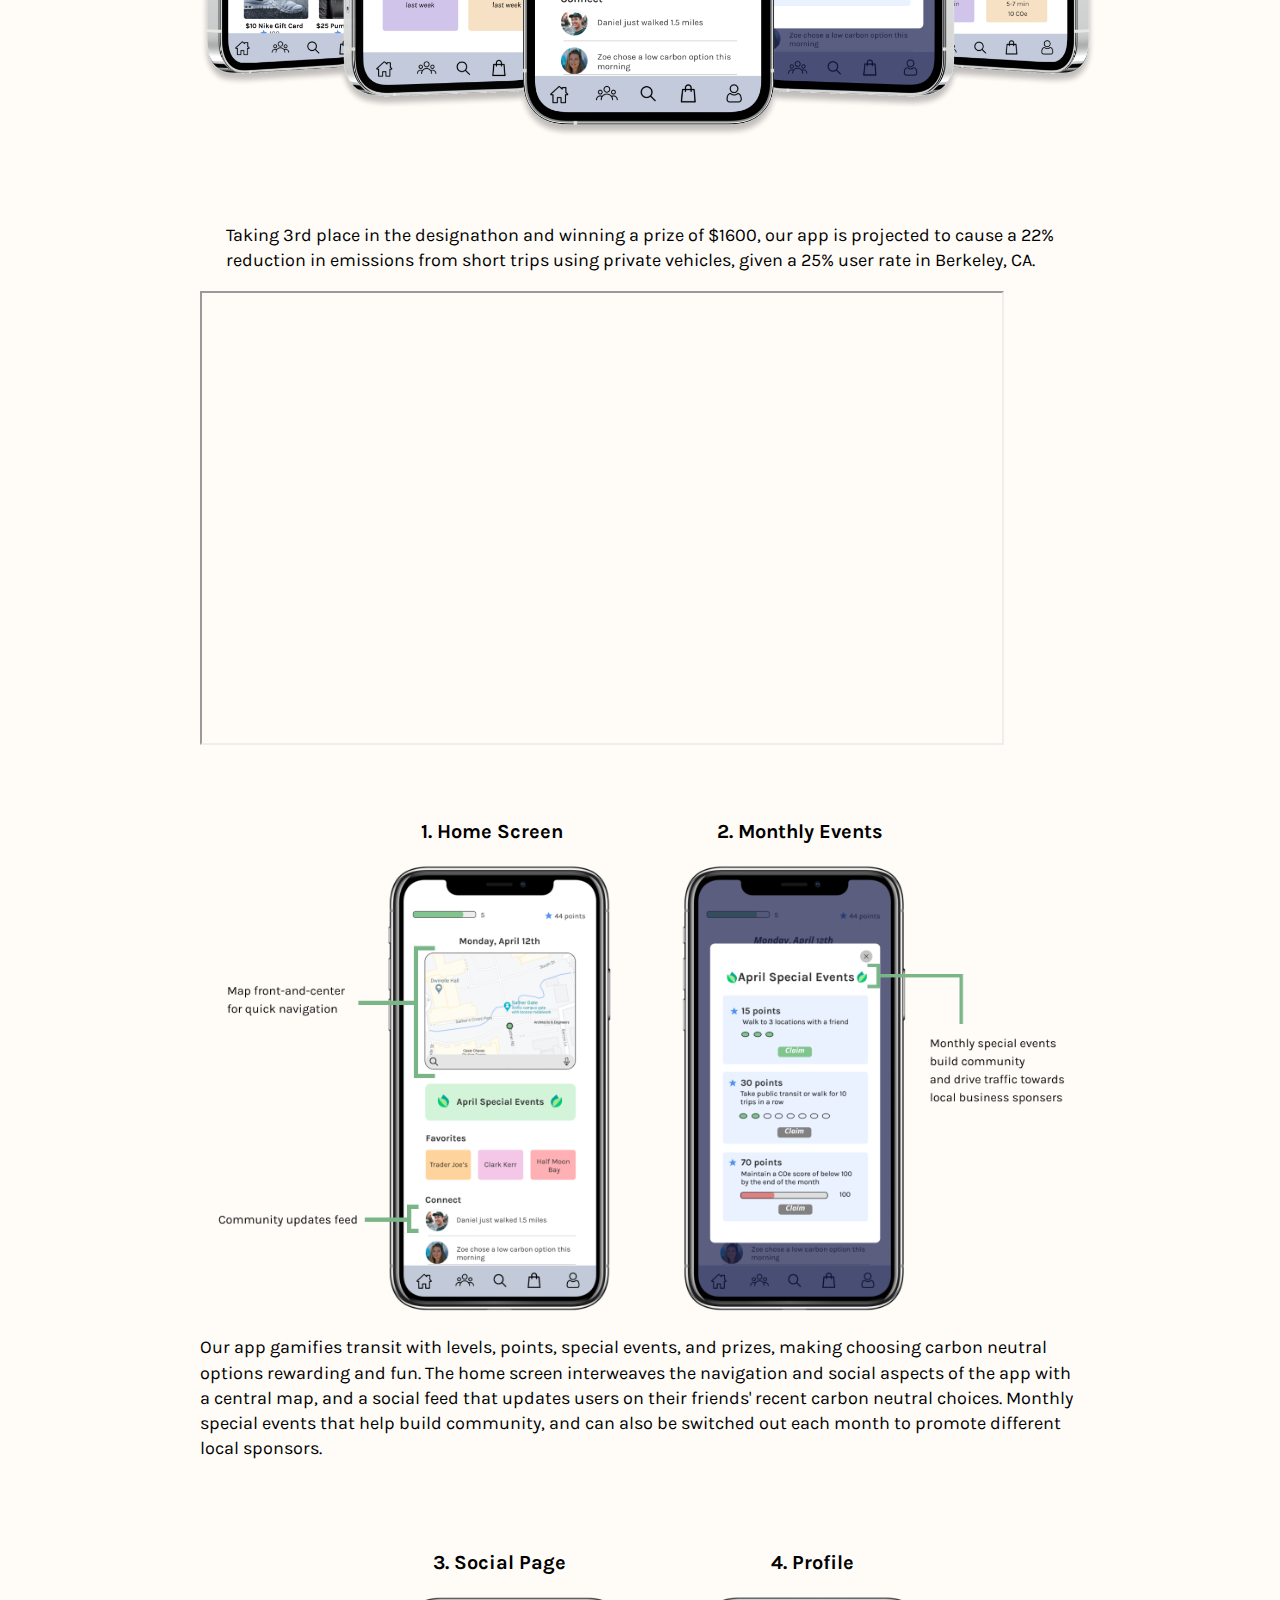
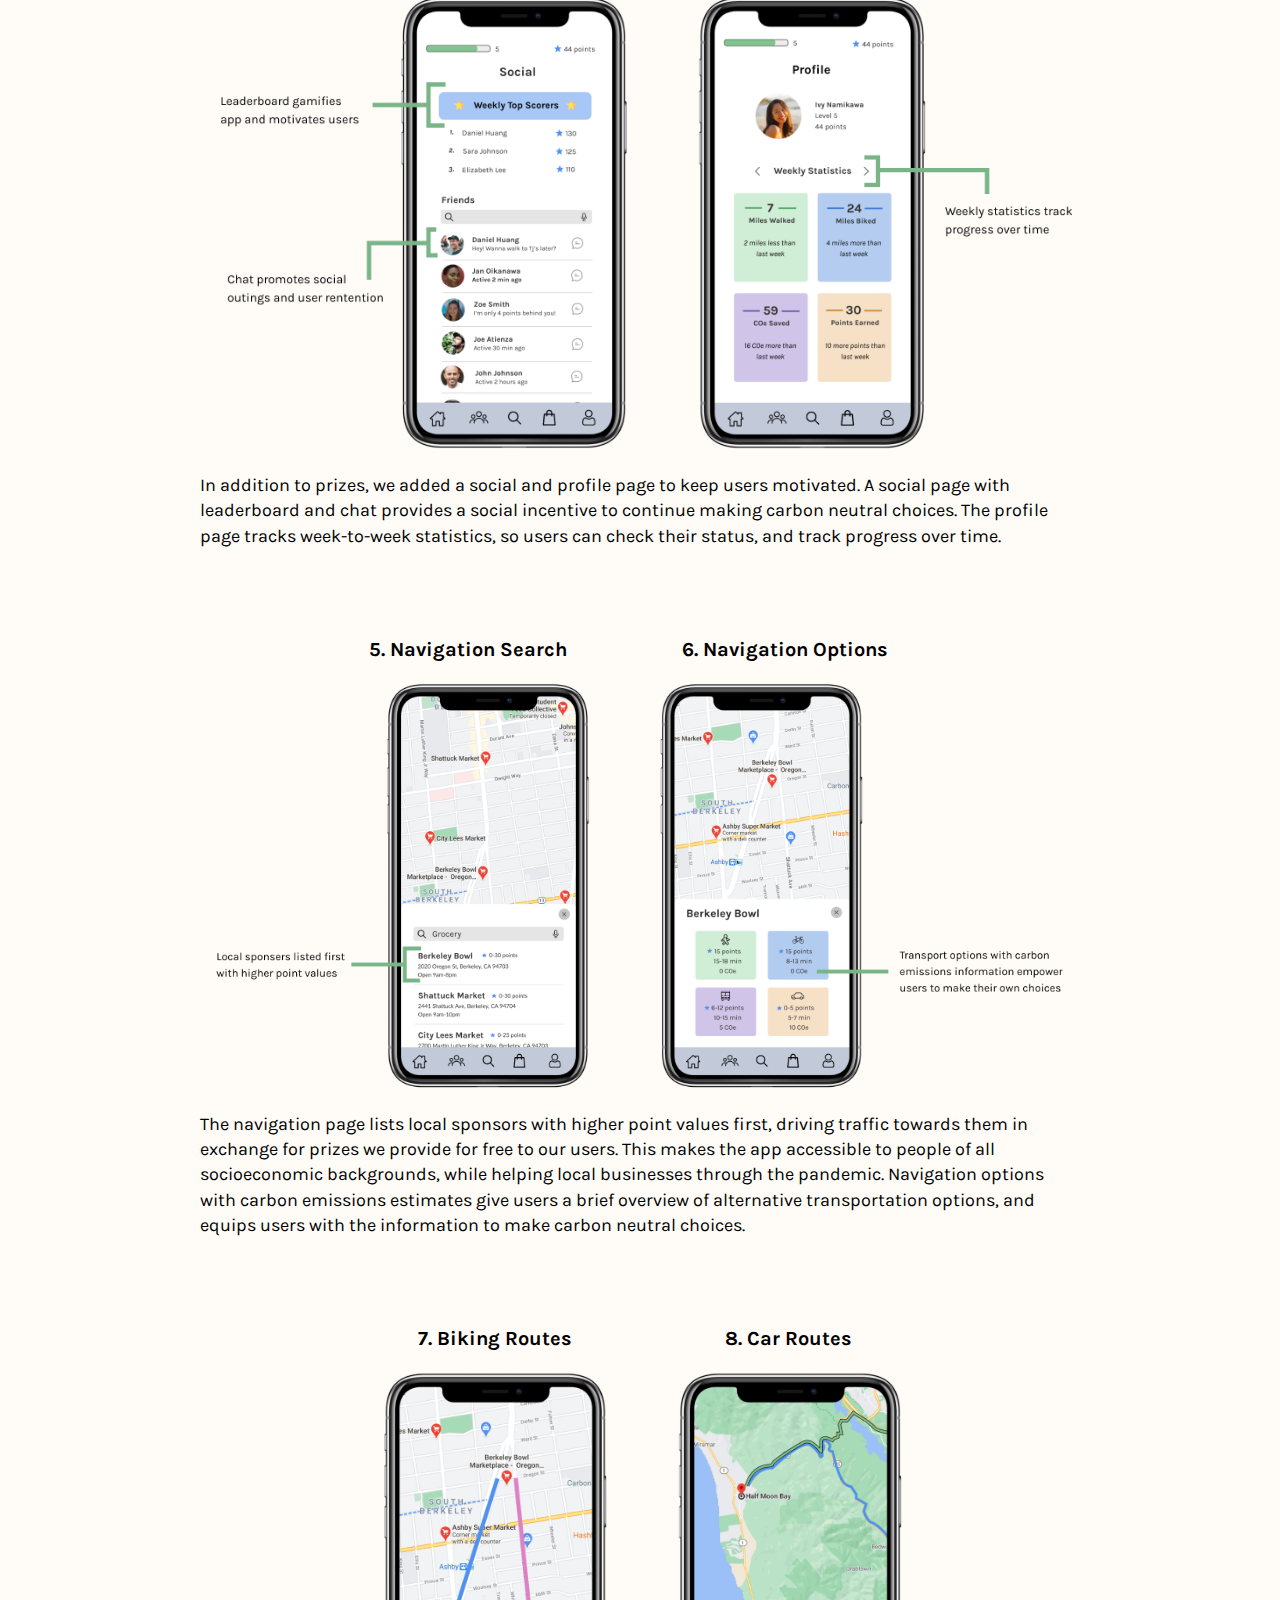
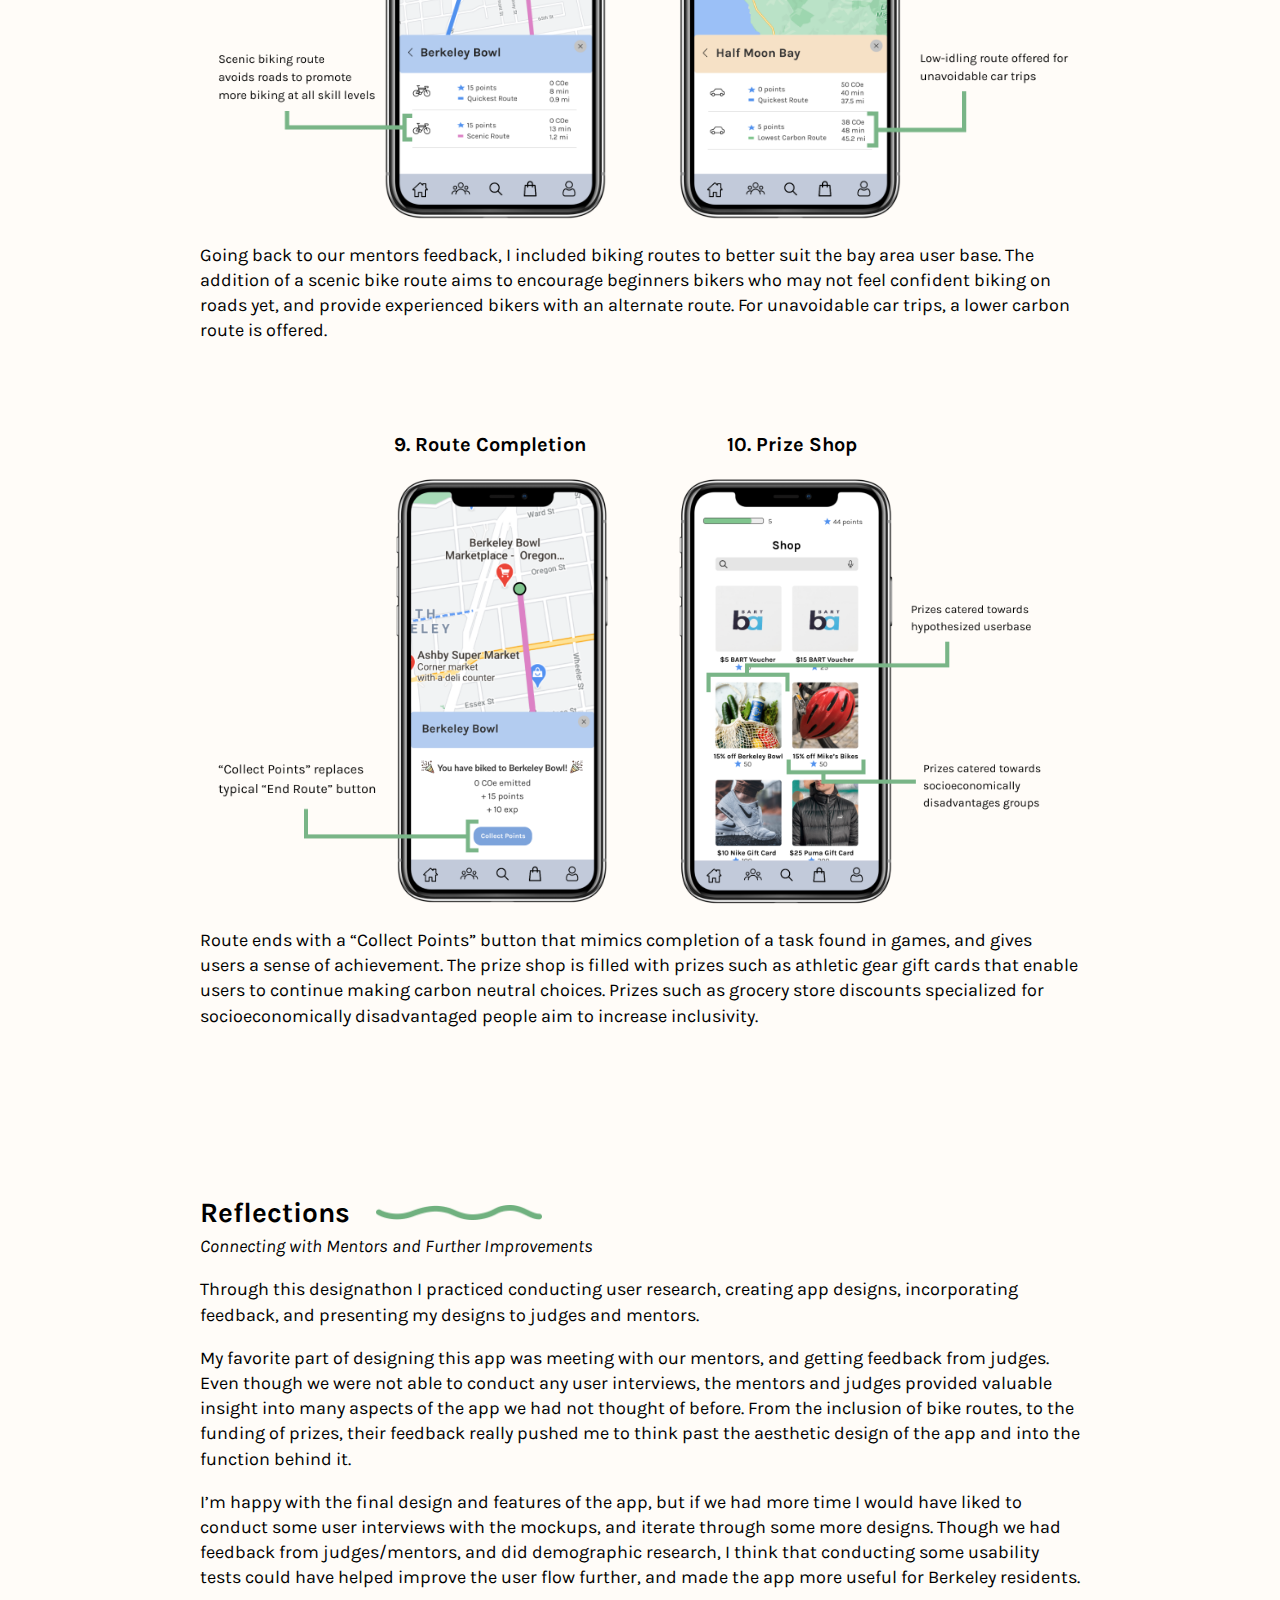
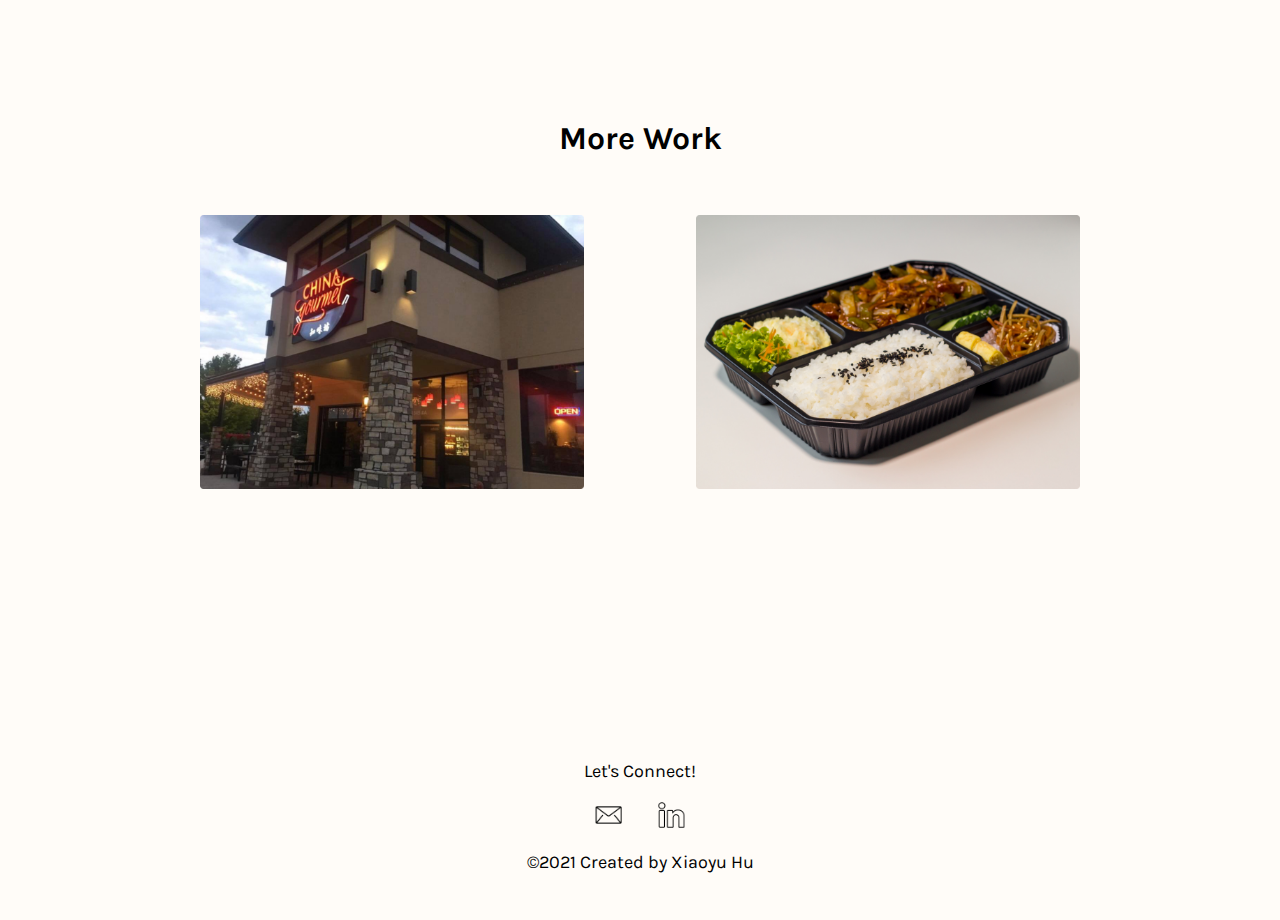
<file: gocarbon.html>
<!doctype html>

<html lang="en">
<head>
  <meta charset="utf-8">
  <meta name="viewport" content="width=device-width, initial-scale=1">

  <title>Xiaoyu Hu</title>
  <meta name="description" content="Xiao's design portfolio.">
  <meta name="author" content="Xiaoyu Hu">

  <link rel="stylesheet" href="css/index.css">
  <link rel="stylesheet" href="css/chinagourmet.css">
  <link rel="stylesheet" href="css/gcn.css">

  <link rel="preconnect" href="https://fonts.googleapis.com">
  <link rel="preconnect" href="https://fonts.gstatic.com" crossorigin>
  <link href="https://fonts.googleapis.com/css2?family=Karla:ital,wght@0,400;0,700;1,400&display=swap" rel="stylesheet">
</head>

<body>
    <div class='header-container'>
        <div id="header">
            <a href="index.html"><img class='left name' src="assets/name.png"></a>
            <div class='right'>
                <a target="_blank" rel="noopener noreferrer" href="XiaoyuHu_Resume.pdf"><h3>Resume</h3></a>
                <a href="index.html#work"><h3>Work</h3></a>
                <a href="play.html"><h3>Play</h3></a>
                <a href="about.html"><h3>About</h3></a>
            </div>
        </div>
    </div>
    


    <div class='mobile-nav'>
        <img id='close' src="assets/close.png">
        <div class='links'>
            <a href='index.html'>Home</a>
            <a target="_blank" rel="noopener noreferrer" href="XiaoyuHu_Resume.pdf"><h3>Resume</h3></a>
            <a href="index.html#work"><h3>Work</h3></a>
            <a href="play.html"><h3>Play</h3></a>
            <a href="about.html"><h3>About</h3></a>
        </div>
    </div>
    <div class='mobile-header'>
        <a href="index.html"><img class="name" src="assets/name.png"></a>
        <img class='hamburger' src='assets/menu.png'>
    </div>

    
<div class="content-wrapper">
    <div class='landing'>
        <div class='heading'>
            <h1>Go Carbon Neutral!</h1>
            <h3>Creating a green navigation app</h3>
        </div>
        <img class='mainimage' src="assets/gcn.png" alt='Cars on highway'>
        <div class='productlink'>
            <h3>See our final proposal <a href="https://www.mos.org/explore/public-events/go-carbon-neutral/finalists/make-nav-apps-green">here</a></h3>
        </div>
    </div>

    <div class='row overview'>
        <div class='title'>
            <h2>Overview</h2>
            <img src="assets/gcn-line.png" alt='squiggly green line'>
        </div>
        <div class='content'>
            <p>Last spring, I designed a carbon neutral transportation app for the Bay Area as part 
                of the Go Carbon Neutral 2021 Designathon. Almost everyone is aware of the rising 
                urgency of climate change, yet it is difficult for individuals to find ways to reduce
                 their carbon footprint in their daily lives. Our app addresses this issue by providing 
                 carbon emissions data on different commute options, and suggesting alternate low-carbon
                  emission routes, enabling users to make carbon neutral choices in their daily lives.
                   <br> <br> The app makes carbon transportation accessible and fun by gamifying transit. 
                   Whenever users choose a lower carbon transportation option, they are rewarded 
                   with points that can be exchanged for real-world prizes, increasing user motivation
                    to make more carbon neutral choices. Through this challenge, I researched the 
                    impact of private transportation on carbon emissions, created a set of high fidelity 
                    mockups with Figma, and presented my designs to a panel of judges. With my app design,
                     my partner and I placed 3rd among 15 finalist teams, and took home a prize of $1600. 

            </p>
            <p style="transform: translateX(10vw);">
                <strong>Location:</strong> Berkeley, CA <br>
                <strong>Timeline:</strong> March-April 2021 <br>
                <strong>Stakeholders:</strong> BART, local businessess, Berkeley residents<br>
                <strong>Team:</strong> Xiaoyu Hu, Sydney Wong <br>
                <strong>Role:</strong> UI/UX designer, researcher <br>
                <strong>Tools:</strong> Figma <br>
            </p>
        </div>
    </div>

    <div class='row problem'>
        <div class='title'>
            <h2>The Problem</h2>
            <img class='line' src="assets/gcn-line.png" alt='squiggly green line'>
        </div>
        <p style="margin-top:-18px;font-style: italic;">A Decline in Public Transit Use</p>
        <div class='content'>
            <div class='section'>
                <img style="margin-left:8vw;" class="prob1" src="assets/gc-prob1.png">
                <p style="margin-left:4vw;">
                    Currently, private vehicles used for daily transportation contribute half of the carbon dioxide emissions from transportation in the U.S, with the average vehicle producing 6 to 9 tons of CO2 each year. Encouraging low-carbon alternatives can have a profound impact on the transition to carbon neutrality. For example, on a 20-mile round trip, using public transportation can lower an individual’s carbon footprint by 4,800 pounds annually. However, according to research by UCLA on the Bay Area, ridership has decreased staggeringly between 50 to 94 percent during the first half of 2020 under the pandemic, but even earlier, public transit usage has decreased by 11% from 2014-2018. If the adult population of the bay area were to choose public transit 15% of the time, at a low estimate, this could save 3 million metric tons a year.
                </p>
            </div>
            <p>For this designathon, we focused on finding a solution to help reduce carbon emissions caused by transportation in people’s daily lives, starting with the bay area.  </p>
            <!--<div class='section'>
                <p style="text-align: right; padding-right: 4vw;"> 
                    Taking public transit, walking, biking, or more efficient car routes can significantly reduce transportation related emissions. However, <strong>public transit use has decreased dramatically from 50-94% in 2020</strong> due to COVID-19, and has been losing ridership even earlier, decreasing by 11% from 2014-2018, according to studies from UCLA.  
                </p>
                <img class="prob2" src='assets/gc-prob2.png'>
                </div>-->
            </div>
        </div>




    <div class='row users'>
        <div class='title'>
            <h2>Understanding Users</h2>
            <img src="assets/gcn-line.png" alt='squiggly green line'>
        </div>
        <p style="margin-top:-18px;font-style: italic;">Researching Berkeley’s Commute Habits</p>
        <div class='content'>
            <p>Focusing on Berkeley residents, I referenced two government demographic websites, and synthesized the data into two main user groups.
            </p>
            <div class='personas'>
                <img class='denise' src="assets/denise.png">
                <img class='warren' src="assets/warren.png">
            </div>
            <p>86% of the Berkeley population are private vehicle owners, who often need to travel far distances for work, or just enjoy the ease and comfort of driving themselves. They are unlikely to switch completely to public transit for long commutes when they already own a car. A solution for these users should create ways for them to drive more efficiently for long trips, or provide strong incentives to switch to walking, biking, or public transit for shorter trips
            </p>
            <p>Non-vehicle owners, especially students with free public transport cards that make up 33% of the Berkeley population, are more likely to use public transit or walk, but also often use rideshare apps for convenience. If there is enough incentive, these users are more likely to choose public transit over expensive rideshare apps for both shorter and longer trips.</p>
        </div>
    </div>




    <div class='row process'>
        <div class='title'>
            <h2>My Process</h2>
            <img src="assets/gcn-line.png" alt='squiggly green line'>
        </div>
        <p style="margin-top:-18px;font-style: italic;">Incorporating Feedback and Iterating Through App Designs</p>
        <div class='content'>
            <div class='initial-design'>
                <div>
                    <h3>Initial Design</h3>
    
            <strong><p>Goal: create a solution that equips the individual with transportations related carbon emissions information, and empower them to make carbon neutral choices in their daily lives.</p></strong>
                </div>
                <div class='screens'>
                    <div class='screen1'>
                        <img class='old1' src="assets/gc-old1.png">
                        <div class='text'>
                            <h4 style='margin-top:2vh;'>1</h4>
                            <p style='margin-top:2vh; padding-right:2vw;'>Incorporate carbon emission and cost calculations into a navigation app </p>
                        </div>
                    </div>
                    <div class='screen2'>
                        <img style="width: 18.75vw !important; transform: translateY(-1vh);" class='old2' src="assets/gc-old2.png">
                        <div class='text'>
                            <h4 style='margin-top:1vh;'>2</h4>
                            <p style='margin-top:1vh;'>Points and rewards system for choosing carbon neutral routes </p>
                        </div>
                    </div>
                    <div class='screen3'>
                        <img style="width: 19.75vw !important;" class='old3' src="assets/gc-old3.png">
                        <div class='text'>
                            <h4 style='margin-top:3vh;'>3</h4>
                            <p style='margin-top:3vh;'>Special events encourage community outings and promote public health</p>
                        </div>
                    </div>
                </div>
                <p>Firstly, we needed the solution to be easily accessible, and part of the user's daily lives, so we settled on creating a free navigation app. Since most people have phones now, and need to use navigation tools to plan trips or check bus routes, the app would be easily integrable into a daily routine. 
                </p>
                <p>Secondly, we needed to ensure that the app would be engaging and keep users motivated to make carbon neutral choices each day. We looked at several social media apps and mobile games for inspiration on how to make our app similarly engaging. We decided to implement a points and rewards system found in several games to motivate users. For choosing lower carbon emission routes, users could be rewarded with points to use in an in app shop. The shop would include prizes, such as free BART tickets and running shoes, to help users continue making carbon neutral choices. We also included monthly special events such as “walk to 5 locations with a friend”, where users could interact with each other and win extra points.
                </p>
            </div>
            <h3>Incorporating Feedback</h3>
            <p>After submitting our proposal, we received feedback from a panel of judges and mentors, which we synthesized into a few main improvements which used to guide the final design and features of the app.
            </p>
            
            <div class='section one'>
                <img style="width:33vw !important; padding-left:4vw;" class='process1' src="assets/gc-p1.png">
                <div>
                    <h3> 1. No quantitative calculation of the app’s 
                        effectiveness</h3>
                    <p>
                        A major feedback we received from the judges was that we did not quantify how much our app would reduce carbon emissions. I found it very challenging to come up with exact numbers, as we had no idea how companies usually calculate their carbon footprints. We had relevant pieces of information, such as average carbon emissions per mile from driving, but weren’t sure how to put it all together.

                    </p>
                    <p>Seeking guidance, I met with a mentor who had experience in the self-driving car industry. Our mentor suggested a formula to estimate the amount of carbon emissions reductions based on a certain usership of the app using Berkeley demographics, which we were able to use successfully to quantify the app’s effectiveness.

                    </p>
                </div>
            </div>
            <div class='section two'>
                <div class='left'>
                    <h3> 2. Accessibility issues</h3>
                    <p style="margin-right:3vw;">
                        Though we intended to make the app accessible to all users by making it free, the judges wanted to know how we would accomplish this financially, given our points and rewards system where users could win real world prizes. We decided to begin by sourcing prizes locally and partnering with local businesses. In exchange for driving traffic towards local businesses by listing them first in our search results, we would receive some products. This would help businesses promote their products, and allow people of all socioeconomic backgrounds to participate in the prize aspect of the app. Furthermore,  to increase accessibility for people of visual abilities I added speech-to-text options, and chose large fonts with enough contrast. 

                    </p>
                </div>
                <img class= "process2" src="assets/gc-p2.png">
            </div>
            <div class='section three'>
                <img class='process3' src="assets/gc-p3.png">
                <div class='left'>
                    <h3>3. Increasing and sustaining user motivation</h3>
                    <p>
                        Though our initial design included some monthly social events, and prizes aimed to sustain user motivation, our mentors suggested that we also increase the social aspect of the app to further increase and sustain motivation. To this end, I added an activity feed and leaderboard so users could stay up-to-date, and foster friendly competition amongst each other. Inspired by social media apps, I also included an in-app chat function that friends could use to plan outings together.

                    </p>
                </div>
            </div>
            <div class='section four'>
                <div class='left'>
                    <h3>4. Considering walkers and bikers</h3>
                    <p style="margin-right: 3vw;">
                        A mentor, who is a regular biker, informed us on how bikers and walkers sometimes actually preferred scenic routes, since the quickest route is often by roads with cars flying by. In response to this I created a “quickest route” and “scenic route” options which encourages new bikers and walkers with less intimidating paths, and caters to existing bikers and walkers.

                    </p>
                </div>
                <img class='process4' src="assets/gc-p4.png">
            </div>
            <div class='section five'>
                <img class='process5' src="assets/gc-p5.png">
                <div class='left'>
                    <h3>5. Unavoidable car trips</h3>
                    <p>
                        A mentor who lived outside of Berkeley pointed out that in other cities with less established public transit options, driving will be necessary at times. Taking this into account, we included low idling routes to reduce emissions for necessary car trips.

                    </p>
                </div>
            </div>
        </div>
    </div>



    <div class='row finaldesign'>
        <div class='title'>
            <h2>Final Design</h2>
            <img src="assets/gcn-line.png" alt='squiggly green line'>
        </div>
        <p style="margin-top:-18px;font-style: italic;">Equipping Users with the Information to Go Carbon Neutral</p>
        <div class='content'>
            <img style='margin:6vh 0vw 3vh 0vw;' src="assets/gcnlanding.png">
            <div class='impact' style='margin: 4vh 0vw 4vh 0vw;'>
                <div class='stats' style='margin-bottom: 2vh;'>
                    <div class='line'></div>
                    <div style="margin:0vh 2vw;"><p>Taking 3rd place in the designathon and winning a prize of $1600, our app is projected to cause a 22% reduction in emissions from short trips using private vehicles, given a 25% user rate in Berkeley, CA. 
                    </p>
                    </div>
                    <div class='line'></div>
                </div>
                <iframe width="800" height="450" src="https://www.youtube.com/embed/4bSPpzTqgug"></iframe>
            </div>
            </div>
            
            <div class='section one'>
                <div class='mockups'>
                    <div class='left'>
                        <h3 style="padding-right: 4vw;">1. Home Screen</h3>
                        <img class='home' src="assets/home.png">
                    </div>
                    <div class='right'>
                        <h3 style="padding-left:3vw;">2. Monthly Events</h3>
                        <img class='events' src="assets/events.png">
                    </div>
                </div>
                <p>​​Our app gamifies transit with levels, points, special events, and prizes, making choosing carbon neutral options rewarding and fun. The home screen interweaves the navigation and social aspects of the app with a central map, and a social feed that updates users on their friends' recent carbon neutral choices. Monthly special events that help build community, and can also be switched out each month to promote different local sponsors.
                </p>
            </div>
            <div class='section two'>
                <div class='mockups'>
                    <div class='left'>
                        <h3 style="padding-right: 5vw;">3. Social Page</h3>
                        <img class='social' src="assets/social.png">
                    </div>
                    <div class='right'>
                        <h3 style="padding-left:6vw;">4. Profile</h3>
                        <img class='profile' src="assets/profile.png">
                    </div>
                </div>
                <p>In addition to prizes, we added a social and profile page to keep users motivated. A social page with leaderboard and chat provides a social incentive to continue making carbon neutral choices.  The profile page tracks week-to-week statistics, so users can check their status, and track progress over time.
                </p>
            </div>
            <div class='section three'>
                <div class='mockups'>
                    <div class='left'>
                        <h3>5. Navigation Search</h3>
                        <img class='nav-search' src="assets/nav-search.png">
                    </div>
                    <div class='right'>
                        <h3 style="padding-left:2vw;">6. Navigation Options</h3>
                        <img class='nav-options' src="assets/nav-options.png">
                    </div>
                </div>
                <p>The navigation page lists local sponsors with higher point values first, driving traffic towards them in exchange for prizes we provide for free to our users. This makes the app accessible to people of all socioeconomic backgrounds, while helping local businesses through the pandemic. Navigation options with carbon emissions estimates give users a brief overview of alternative transportation options, and equips users with the information to make carbon neutral choices. 
                </p>
            </div>
            <div class='section four'>
                <div class='mockups'>
                    <div class='left'>
                        <h3 style="padding-right: 3vw;">7. Biking Routes</h3>
                        <img class='bike-routes' src="assets/biking-routes.png">
                    </div>
                    <div class='right'>
                        <h3>8. Car Routes</h3>
                        <img class='car-routes' src="assets/car-routes.png">
                    </div>
                </div>
                <p>Going back to our mentors feedback, I included biking routes to better suit the bay area user base. The addition of a scenic bike route aims to encourage beginners bikers who may not feel confident biking on roads yet, and provide experienced bikers with an alternate route. For unavoidable car trips, a lower carbon route is offered.
                </p>
            </div>
            <div class='section five'>
                <div class='mockups'>
                    <div class='left'>
                        <h3>9. Route Completion</h3>
                        <img class='completion' src="assets/route-completion.png">
                    </div>
                    <div class='right'>
                        <h3>10. Prize Shop</h3>
                        <img class='prizes' src="assets/prize-shop.png">
                    </div>
                </div>
                <p>Route ends with a “Collect Points” button that mimics completion of a task found in games, and gives users a sense of achievement. The prize shop is filled with prizes such as athletic gear gift cards that enable users to continue making carbon neutral choices. Prizes such as grocery store discounts specialized for socioeconomically disadvantaged people aim to increase inclusivity.
                </p>
            </div>
        </div>
  




    <div class='row reflections'>
        <div class='title'>
            <h2>Reflections</h2>
            <img src="assets/gcn-line.png" alt='squiggly green line'>
        </div>
        <p style="margin-top:-18px;font-style: italic;">Connecting with Mentors and Further Improvements</p>
        <div class='content'>
            <p>Through this designathon I practiced conducting user research, creating app designs, incorporating feedback, and presenting my designs to judges and mentors.

            </p>
            <p>My favorite part of designing this app was meeting with our mentors, and getting feedback from judges. Even though we were not able to conduct any user interviews, the mentors and judges provided valuable insight into many aspects of the app we had not thought of before. From the inclusion of bike routes, to the funding of prizes,  their feedback really pushed me to think past the aesthetic design of the app and into the function behind it. 
            </p>
            <p>I’m happy with the final design and features of the app, but if we had more time I would have liked to conduct some user interviews with the mockups, and iterate through some more designs. Though we had feedback from judges/mentors, and did demographic research, I think that conducting some usability tests could have helped improve the user flow further, and made the app more useful for Berkeley residents. 

            </p>
        </div>
    </div>




    <div class='row morework'>
        <h1> More Work</h1>
    <div class='content'>  
        <div class='cs1'>
            <a href="chinagourmet.html"><div class='overlay1'> 
                <h3>China Gourmet Longmont</h3>   
            </div></a>
            <img class='gcn' src="assets/cg.png">
        </div>
        <div class='cs2'> 
            <a href="bentoventure.html"><div class='overlay2'>
                <h3>Bentoventure</h3>
            </div></a>
            <img class='bento' src="assets/bentoventure.png">
        </div>
    </div>
    </div>
</div>




    <div id="footer">
        <div id="footer">
            <p>Let's Connect!</p>
            <div class='socials'>
                <a class='mail' href="mailto:xiaoyu.hu@berkeley.edu"><img src="assets/mail.png" alt='mail icon'></a>
                <a class='link' href="https://www.linkedin.com/in/xiaoyuhu13/"><img src="assets/linkedin.png" alt='linkedin icon'></a>
            </div>
            <p><span>&copy</span>2021 Created by Xiaoyu Hu</p>
        </div>
    </div>
    
  <script src="js/scripts.js"></script>
</body>
</html>
</file>
<file: css/index.css>
/*****************************/
/************BODY*************/
/*****************************/

body{
    background: #FFFCF8;
}

.content-wrapper{
    margin:20vh 10vw;
}

.row{
    padding-bottom: 10vh;
}

.section {
    margin: 4vw 0vw 4vh 0vw;
}

/*****************************/
/***********FONTS*************/
/*****************************/

h1, h2, h3, p, li{
    font-family: 'Karla', sans-serif;
}

h1{
    font-size: 4rem;
    font-weight: 400;
}
h2{
    font-size: 1.75rem;
    font-weight: 400;
}
h3{
    font-size: 1.25rem;
    font-weight: 400;
}
p, li{
    font-size: 1.125rem;
    line-height: 140%;
}


/*****************************/
/*******HEADER/FOOTER*********/
/*****************************/

#header{
    display: flex;
    flex-direction: row;
    justify-content: space-between;
    align-items: center;
    margin: 2vh 2vw;
}

#header a{
    text-decoration: none;
    color: black;
    margin: 0vh 1vw;
}

#header h3{
    font-weight: bold;
}

#header a:hover{
    color:#E98813
}

.landing h2{
    font-weight: 400;
}

#header .right{
    display:flex;
    flex-direction: row;
    justify-content: space-around;
    align-items: center;
}
.name{
    width:5vw;
    transform: translate(-1.5vw, 1vh);
}


/*.header-container{
    display: block;
    position: sticky;
    top: 10px;
    z-index: 20;
}*/


#footer{
    text-align: center;
    margin:5vh;
}
#footer p{
    font-style: normal;
}

.socials img{
    width: 2vw;
}
.socials{
    display: flex !important;
    flex-direction: row;
    align-items: center;
    justify-content: space-evenly;
    
}
.mail{
    transform: translateX(12vw);
}
.link{
    transform:translateX(-12vw);
}
/*****************************/
/*************HOME************/
/*****************************/

.landing, .case-studies{
    display: flex;
    flex-direction: column;
    align-items: center;
    text-align: center;
}

.landing{
    margin:0vh 8vw 30vh 8vw;
    height:75vh;
    margin-bottom:0vh;
}
.case-studies{
    margin-left: 2vw;
    padding-top:10vh;
}

.case{
    display: flex;
    flex-direction: row;
    justify-content: space-between;
    align-items: center;
    padding-bottom: 14vh;
}

.case p{
    font-style: italic;
}

.gcn .image, .bento .image{
    margin-right:4vw;
}
.cg .image{
    margin-left: 4vw;
}
.gcn .label, .bento .label{
    text-align: left;
}
.cg , .label{
    text-align: right;
}
.gcn{
    margin-right: 5vw;
}

.gcn .image{
    border-radius: 5px;
}

.image{
    width: 32vw;
}

.image:hover{
    transform: scale(1.05);
    transition: transform 330ms ease-in-out;

}



/***************************/
/******MOBILE STYLE*********/
/***************************/

.mobile-nav, .mobile-header{
    display: none;
}


@media only screen and (max-width:640px){
    #footer{
        margin:0vh;
        margin-bottom: 8vh;
    }
    .socials img{
        width:8vw;
        margin-bottom: 1vh;
    }
    .link{
        transform: translateX(-25px);
    }
    .mail{
        transform: translateX(25px);
    }

    h1{
        font-size:2.5rem;
    }
    h2{
        font-size:1.5rem;
    }


    .content-wrapper{
        margin:14vh 5vw 10vh 5vw;
    }

    
    .case img{
        width:70vw;
        margin:0vh 0vw !important;
    }
    .case{
        flex-direction: column;
    }
    .label{
        text-align: center !important;
    }
    .case-studies{
        padding-top: 4vh;
    }


    .cg img{
        transform:translateY(-210px);
    }
    .cg .label{
        transform: translateY(140px);
    }

    .case{
        padding-bottom: 8vh;
    }


    /*mobile navbar*/
    .header-container{
    display: none;
}
    .mobile-header{
        display: block;
    }


    #close:hover, .hamburger:hover{
        cursor: pointer;
    }
    #close, .hamburger, .name{
        width:6vw;
        position: absolute;
        top: 3vh;
        right: 6vw;
        width:8vw;
    }

    .name{
        position: absolute;
        top:1vh;
        left:6vw;
        width:12vw;
    }

    #close{
        filter:invert(1);
    }
    .mobile-nav{
        background:#E98813;
        width:100vw;
        height:100vh;
        position: fixed;
        z-index: 10;
        top:0px;
    }

    .mobile-nav h3{
        margin:0px;
        font-size: 2rem;
    }
    .mobile-nav a{
        text-decoration: none;
        color:white;
        font-family: 'Karla';
        font-size: 2rem;
        font-weight: 400;
        margin:20px;
    }

    body{
        margin:0px;
    }

    .mobile-nav .links{
        display: flex;
        flex-direction: column;
        align-items: center;
        justify-content: center;
        height: 100vh;
    }


}
</file>
<file: css/about.css>
.xiao{
    width:27vw;
    border-radius: 100%;
}

.content-wrapper{
    display: flex;
    justify-content: space-between;
    align-items: center;

}

.about{
    width: 45vw;
}
</file>
<file: css/chinagourmet.css>
h1{
    font-size: 2.0rem;
    font-weight: 400;
}
h2{
    font-size: 1.75rem;
    font-weight: bold;
}
h3{
    font-size: 1.25rem;
    font-weight: bold;
}

img{
    width:20vw;
}

.content-wrapper{
    margin:20vh 15vw;
}



/*********************/
/******LANDING********/
/*********************/

.mainimage{
    width:62vw;
    border-radius: 0px;
}

.heading{
    color:white;
    background:#700E0B;
    text-align: left;
    border-radius: 5px;
    padding: 2vh 3vw 2vh 3vw;
    width: 16vw;
    position: absolute;
    left:7vw;
    top:22vh;
}

.productlink{
    background:#FFCB74;
    border-radius:5px;
    padding: 1vh 3vw 1vh 3vw;
    position:absolute;
    right:8vw;
    bottom:-6vh;

}
.productlink a{
    color:black;
}

.landing h3{
    font-weight: 400 !important;
}

/*********************/
/******LANDING********/
/*********************/

.title img{
    width:13vw;
    margin-left:2vw;
}

.title{
    display: flex;
    align-items: center;
}

.overview .content p{
    width:40vw;
}

.overview .content{
    display:flex;
    align-items: center;
    justify-content: space-between;
}

.overview{
    margin-top:8vh;
}

/*********************/
/******PROBLEM********/
/*********************/

.img p{
    font-style: italic;
}

.problem .content{
    display: flex;
    flex-direction: column;
    align-items: center;
    justify-content: space-between;
}

.problem .section{
    display: flex;
    align-items: center;
    justify-content: space-between;
}

.prob1{
    width:40vw;
    transform: translateX(-5vw);
}
.prob2{
    width:32vw;
    transform: translateX(5vw);
}


/*********************/
/******PROCESS********/
/*********************/

.process .section{
    display: flex;
    align-items: center;
    justify-content: space-between;
    padding:2vh 0vw 2vh 0vw;
}

.process .content img{
    width:35vw;
}

.process1, .process3, .process5{
    transform:translateX(-6vw);
    width:37vw !important;
}
.process2, .process4{
    transform: translateX(4vw);
    width:33vw !important;
}

/*.process .two, .process .four{
    text-align: right;
}*/


/*********************/
/****FINAL DESIGN*****/
/*********************/

.finaldesign .section{
    display: flex;
    flex-direction: column;
    align-items: center;
}

.finaldesign .content img{
    width:70vw;
    padding: 2vh 0vw;
}

.covidnote{
    width:64vw !important;
    transform: translateX(-10vw);
}
.homepage{
    width:82vw !important;
}
.ordering{
    width:75vw !important;
    transform: translateX(1vw);
}
.menu{
    width:83vw !important;
    transform: translateX(-2vw);
}
.hours{
    width:75vw !important;
    transform: translateX(-1vw);
}






/*********************/
/****MORE WORK********/
/*********************/

.cs1, .cs2 {
    position: relative;
    width: 30vw;
  }
  
 .morework img {
    display: block;
    width: 100%;
    height: auto;
  }
  
  .overlay1 {
    position: absolute;
    top: 0;
    bottom: 0;
    left: 0;
    right: 0;
    height: 100%;
    width: 100%;
    opacity: 0;
    transition: .5s ease;
    background-color: #427C52;
    border-radius: 3px;
  }

  .overlay2 {
    position: absolute;
    top: 0;
    bottom: 0;
    left: 0;
    right: 0;
    height: 100%;
    width: 100%;
    opacity: 0;
    transition: .5s ease;
    background-color: #242124;
    border-radius: 3px;
  }
  
  .cs1:hover .overlay1 {
    opacity: 1;
  }
  .cs2:hover .overlay2 {
    opacity: 1;
  }
  
  .morework h3 {
    color: white;
    font-size: 20px;
    position: absolute;
    top: 50%;
    left: 50%;
    -webkit-transform: translate(-50%, -50%);
    -ms-transform: translate(-50%, -50%);
    transform: translate(-50%, -50%);
    text-align: center;
    padding-bottom: 5vh;
  }

  .morework .content{
      display: flex;
      flex-direction: row;
      justify-content: space-between;
      align-items: center;
  }

  .morework h1{
    text-align: center;
    padding-bottom: 4vh;
    font-weight: bold;
}
</file>
<file: css/bentoventure.css>
/*********************/
/******LANDING********/
/*********************/
.heading{
    background:#242124;
}
.productlink{
    background: #971A16;
}

.heading h1, .heading h3{
    color:white;
}

.productlink h3{
    color:white;
}

.productlink a{
    color:white;
}

/*********************/
/********USERS********/
/*********************/
.bento-image{
    text-align: center;
    font-style: italic;
}

.users{
    text-align: left;
}


/*********************/
/******PROCESS********/
/*********************/
.four{
    flex-direction: column;
    align-items: baseline !important;
 
}
.images{
    display: flex;
    align-items: center;
    justify-content: space-evenly;
    padding-top:2vh;
}

.proto1{
    width:40vw;
    transform: translateX(-2vw);
}
.proto2{
    width:33vw;
    transform: translateX(1vw);
}

/*********************/
/****FINAL DESIGN*****/
/*********************/

.finaldesign .content img{
    width:30vw !important;
}

.finaldesign .section{
    display: flex;
    flex-direction: row;
    align-items: center;
    justify-content: center;
    margin:0;
    margin-top:2vh;
    
}

.finaldesign .section p{
    margin-top:0px;
    padding-top:0px;
}


/*********************/
/******MORE WORK******/
/*********************/

.overlay2{
    background-color: #700E0B;
}
</file>
<file: css/gcn.css>
/*********************/
/******LANDING********/
/*********************/
.heading{
    background:#427C52;
}
.productlink{
    background: #BFA2E5;
}

/*********************/
/******PROBLEM********/
/*********************/

.prob1{
    width:28vw;
}
.prob2{
    width:38vw;
}

/*********************/
/******PROCESS********/
/*********************/
.screens img{
    width:25vw !important;
}
.screens{
    display: flex;
    justify-content: space-evenly;
    align-items: flex-start;
}
.screens .text{
    display: flex;
    align-items: flex-start;
}
.screens h4{
    font-size: 4rem;
    margin: 0vw 1vw 0vh 2vw;
    color: #80C58B;
}

.screen2{
    padding:0vh 4vw 0vh 2vw;
}


.process1, .process3, .process5{
    transform:translateX(-8vw);
    width:37vw !important;
}
.process2, .process4{
    transform: translateX(6vw);
    width:33vw !important;
}
.process5{
    width:33vw !important;
}


/*********************/
/****FINAL DESIGN*****/
/*********************/

.mockups img{
    width: 90% !important;
}
.mockups{
    display: flex;
    align-items: center;
    justify-content: space-between;
}

.mockups .left{
    transform: translateX(-2vw);
    text-align:right;
}
.mockups .left h3{
    padding-right: 2vw;
}
.mockups .right{
    transform: translateX(3vw);
}
.mockups .right h3{
    padding-left:4vw;
}


/*********************/
/******MORE WORK******/
/*********************/
.overlay1{
    background-color: #700E0B;
}
</file>
